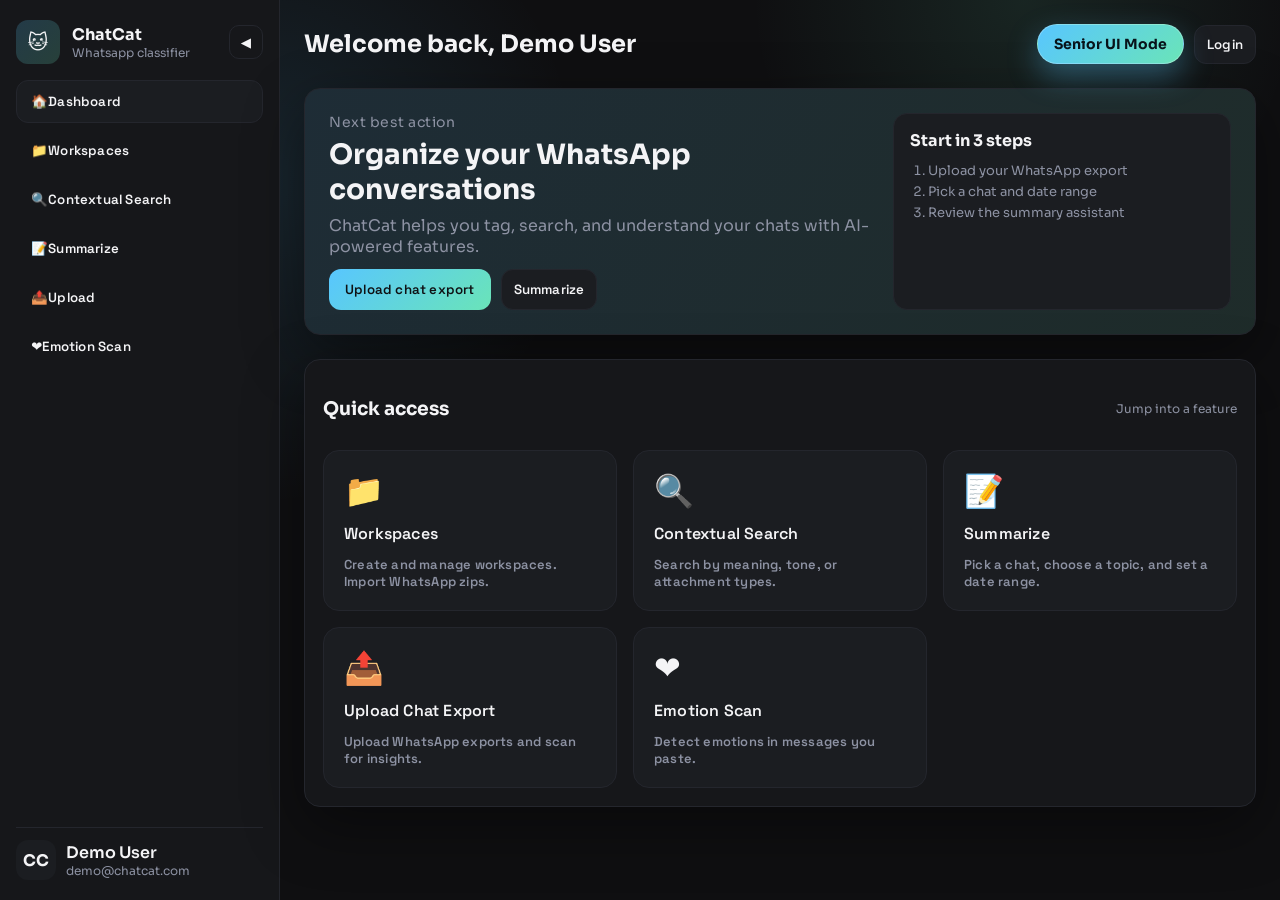
<file: index.html>
<!DOCTYPE html>
<html lang="en">
<head>
  <meta charset="UTF-8" />
  <meta name="viewport" content="width=device-width, initial-scale=1.0" />
  <title>ChatCat · Hi-Fi Wireframe</title>
  <link rel="preconnect" href="https://fonts.googleapis.com" />
  <link rel="preconnect" href="https://fonts.gstatic.com" crossorigin />
  <link href="https://fonts.googleapis.com/css2?family=Sora:wght@400;500;600;700&family=Space+Grotesk:wght@400;500;600&display=swap" rel="stylesheet" />
  <link rel="stylesheet" href="styles.css" />
</head>
<body>
  <div class="login-overlay" id="loginOverlay" style="display: none;">
    <div class="login-card">
      <div class="login-brand">
        <div class="login-logo">🐱</div>
        <div>
          <p class="brand__name" style="margin: 0;">ChatCat</p>
          <p class="brand__meta" style="margin: 0;">Whatsapp classifier</p>
        </div>
      </div>
      <p class="muted" style="margin: 4px 0 16px;">Choose how you want to use the app.</p>
      <div class="login-fields">
        <input type="email" id="loginEmail" placeholder="Email (optional)" />
        <label class="toggle" style="margin: 8px 0 4px;">
          <input type="checkbox" id="loginSeniorChoice" />
          <span>Use senior-friendly UI</span>
        </label>
      </div>
      <button class="primary block" id="loginSubmitBtn">Log in</button>
      <button class="ghost block" id="loginDismissBtn">Browse without logging in</button>
    </div>
  </div>

  <div class="app" id="app">
    <aside class="sidebar" aria-label="Primary navigation">
      <div class="brand">
        <div class="logo">🐱</div>
        <div>
          <p class="brand__name">ChatCat</p>
          <p class="brand__meta">Whatsapp classifier</p>
        </div>
        <button class="sidebar__toggle" id="sidebarToggle" aria-label="Collapse sidebar">◀</button>
      </div>
      <nav class="nav">
        <button class="nav__item active" data-page="dashboard">Dashboard</button>
        <button class="nav__item" data-page="workspaces" onclick="location.href='pages/workspaces.html'">Workspaces</button>
        <button class="nav__item" data-page="search" onclick="location.href='pages/contextual-search.html'">Contextual Search</button>
        <button class="nav__item" data-page="summarize" onclick="location.href='pages/summarize.html'">Summarize</button>
        <button class="nav__item" data-page="upload" onclick="location.href='pages/upload.html'">Upload</button>
        <button class="nav__item" data-page="emotion" onclick="location.href='pages/emotion-scan.html'">Emotion Scan</button>
      </nav>
      <div class="sidebar__footer">
        <div class="user">
          <div class="avatar">CC</div>
          <div>
            <p class="user__name">Demo User</p>
            <p class="user__meta">demo@chatcat.com</p>
          </div>
        </div>
      </div>
    </aside>

    <main class="main">
      <!-- SENIOR MODE: 3 Feature Icons -->
      <div class="senior-view" id="seniorView">
        <button class="senior-exit" id="seniorExitBtn">← Exit Senior Mode</button>
        <div class="senior-grid">
          <button class="senior-feature" data-page="workspaces">
            <div class="senior-icon">📁</div>
            <p>Workspaces</p>
          </button>
          <button class="senior-feature" data-page="search">
            <div class="senior-icon">🔍</div>
            <p>Search</p>
          </button>
          <button class="senior-feature" data-page="emotion">
            <div class="senior-icon">❤️</div>
            <p>Emotions</p>
          </button>
        </div>
      </div>

      <!-- DASHBOARD PAGE -->
      <div class="page active" id="page-dashboard" data-page="dashboard">
        <header class="topbar">
          <h2>Welcome back, Demo User</h2>
          <div class="topbar__actions">
            <label class="senior-toggle-btn">
              <input type="checkbox" class="senior-toggle-input" />
              <span>Senior UI Mode</span>
            </label>
            <button class="ghost" id="loginBtn">Login</button>
          </div>
        </header>
        <section class="hero">
          <div>
            <p class="eyebrow">Next best action</p>
            <h1>Organize your WhatsApp conversations</h1>
            <p class="muted">ChatCat helps you tag, search, and understand your chats with AI-powered features.</p>
            <div class="hero__cta">
              <button class="primary" onclick="location.href='pages/upload.html'">Upload chat export</button>
              <button class="ghost" onclick="location.href='pages/summarize.html'">Summarize</button>
            </div>
          </div>
          <div class="hero__side">
            <div class="hero__panel">
              <h3>Start in 3 steps</h3>
              <ol class="hero__steps">
                <li>Upload your WhatsApp export</li>
                <li>Pick a chat and date range</li>
                <li>Review the summary assistant</li>
              </ol>
            </div>
          </div>
        </section>
        <section class="panel">
          <div class="panel__header">
            <h3>Quick access</h3>
            <span class="muted" style="font-size: 12px;">Jump into a feature</span>
          </div>
          <div class="dashboard-grid">
            <button class="dashboard-card" onclick="location.href='pages/workspaces.html'">
              <div class="dashboard-icon">📁</div>
              <h4>Workspaces</h4>
              <p>Create and manage workspaces. Import WhatsApp zips.</p>
            </button>
            <button class="dashboard-card" onclick="location.href='pages/contextual-search.html'">
              <div class="dashboard-icon">🔍</div>
              <h4>Contextual Search</h4>
              <p>Search by meaning, tone, or attachment types.</p>
            </button>
            <button class="dashboard-card" onclick="location.href='pages/summarize.html'">
              <div class="dashboard-icon">📝</div>
              <h4>Summarize</h4>
              <p>Pick a chat, choose a topic, and set a date range.</p>
            </button>
            <button class="dashboard-card" onclick="location.href='pages/upload.html'">
              <div class="dashboard-icon">📤</div>
              <h4>Upload Chat Export</h4>
              <p>Upload WhatsApp exports and scan for insights.</p>
            </button>
            <button class="dashboard-card" onclick="location.href='pages/emotion-scan.html'">
              <div class="dashboard-icon">❤️</div>
              <h4>Emotion Scan</h4>
              <p>Detect emotions in messages you paste.</p>
            </button>
          </div>
        </section>
      </div>
    </main>
  </div>
  <div class="toast-container" id="toastContainer"></div>
  <script src="script.js"></script>
</body>
</html>
</file>
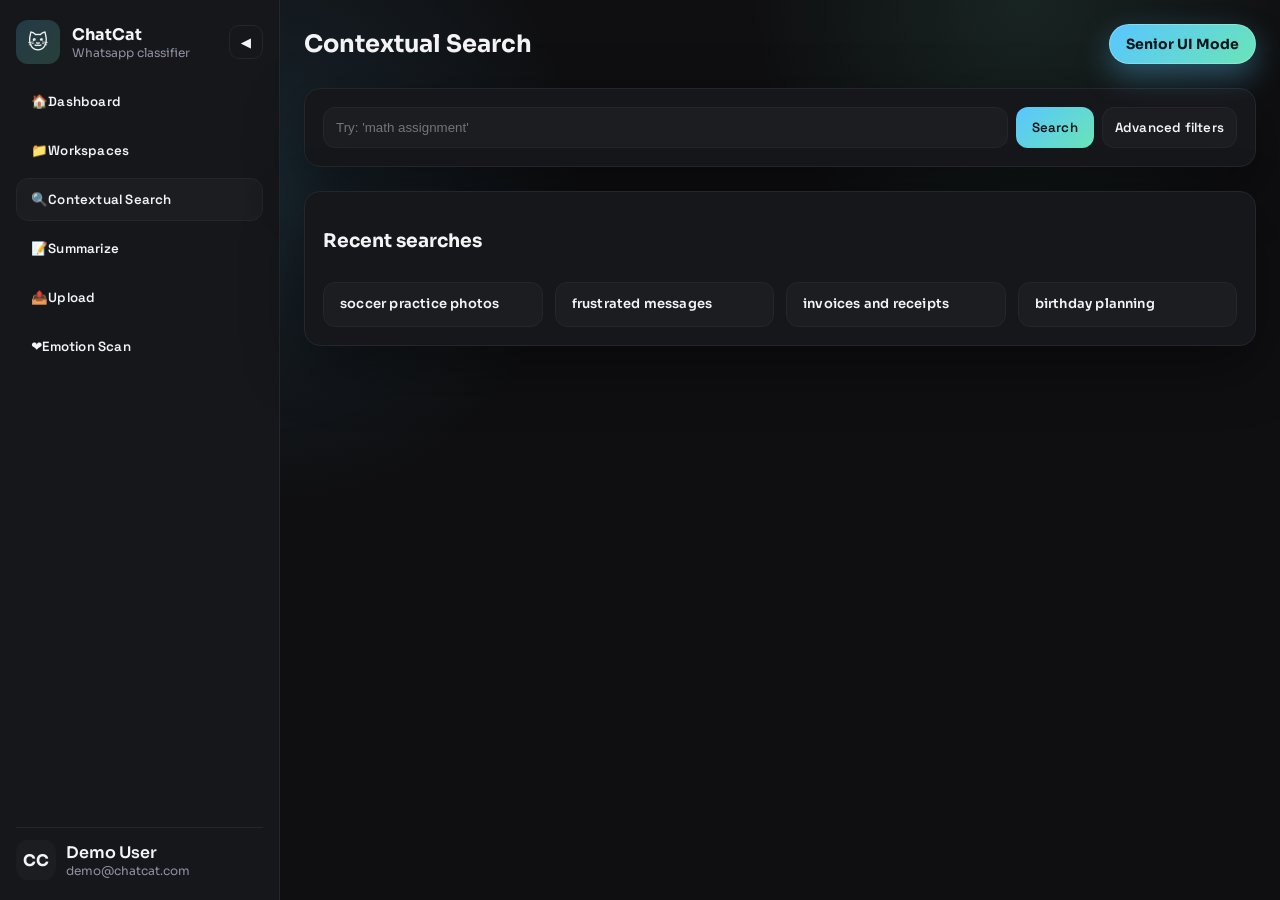
<file: pages/contextual-search.html>
<!DOCTYPE html>
<html lang="en">
<head>
  <meta charset="UTF-8" />
  <meta name="viewport" content="width=device-width, initial-scale=1.0" />
  <title>ChatCat · Contextual Search</title>
  <link rel="preconnect" href="https://fonts.googleapis.com" />
  <link rel="preconnect" href="https://fonts.gstatic.com" crossorigin />
  <link href="https://fonts.googleapis.com/css2?family=Sora:wght@400;500;600;700&family=Space+Grotesk:wght@400;500;600&display=swap" rel="stylesheet" />
  <link rel="stylesheet" href="../styles.css" />
</head>
<body>
  <div class="app" id="app">
    <aside class="sidebar" aria-label="Primary navigation">
      <div class="brand">
        <div class="logo">🐱</div>
        <div>
          <p class="brand__name">ChatCat</p>
          <p class="brand__meta">Whatsapp classifier</p>
        </div>
        <button class="sidebar__toggle" id="sidebarToggle" aria-label="Collapse sidebar">◀</button>
      </div>
      <nav class="nav">
        <button class="nav__item" data-page="dashboard" onclick="location.href='../index.html'">Dashboard</button>
        <button class="nav__item" data-page="workspaces" onclick="location.href='workspaces.html'">Workspaces</button>
        <button class="nav__item active" data-page="search" onclick="location.href='contextual-search.html'">Contextual Search</button>
        <button class="nav__item" data-page="summarize" onclick="location.href='summarize.html'">Summarize</button>
        <button class="nav__item" data-page="upload" onclick="location.href='upload.html'">Upload</button>
        <button class="nav__item" data-page="emotion" onclick="location.href='emotion-scan.html'">Emotion Scan</button>
      </nav>
      <div class="sidebar__footer">
        <div class="user">
          <div class="avatar">CC</div>
          <div>
            <p class="user__name">Demo User</p>
            <p class="user__meta">demo@chatcat.com</p>
          </div>
        </div>
      </div>
    </aside>

    <main class="main">
      <div class="page active" id="page-search" data-page="search">
        <header class="topbar">
          <h2>Contextual Search</h2>
          <div class="topbar__actions">
            <label class="senior-toggle-btn">
              <input type="checkbox" class="senior-toggle-input" />
              <span>Senior UI Mode</span>
            </label>
          </div>
        </header>

        <section class="panel">
          <div class="search-panel">
            <input type="text" placeholder="Try: 'math assignment'" id="searchInput" />
            <button class="primary" id="searchBtn">Search</button>
            <button class="ghost" id="advancedFiltersBtn">Advanced filters</button>
          </div>
        </section>
        <section class="panel" id="filtersPanel" style="display: none;">
          <div class="panel__header">
            <h3>Advanced Filters</h3>
            <button class="ghost" id="clearFiltersBtn">Clear all</button>
          </div>
          <div class="filters-grid">
            <div class="filter-group">
              <h4 class="filter-label">Tone</h4>
              <label class="filter-option">
                <input type="checkbox" name="tone" value="frustrated" class="tone-filter" />
                <span>😠 Frustrated</span>
              </label>
              <label class="filter-option">
                <input type="checkbox" name="tone" value="excited" class="tone-filter" />
                <span>🎉 Excited/Celebratory</span>
              </label>
              <label class="filter-option">
                <input type="checkbox" name="tone" value="neutral" class="tone-filter" />
                <span>😐 Neutral</span>
              </label>
            </div>
            <div class="filter-group">
              <h4 class="filter-label">Type</h4>
              <label class="filter-option">
                <input type="checkbox" name="type" value="messages" class="type-filter" />
                <span>💬 Messages</span>
              </label>
              <label class="filter-option">
                <input type="checkbox" name="type" value="images" class="type-filter" />
                <span>🖼️ Images</span>
              </label>
              <label class="filter-option">
                <input type="checkbox" name="type" value="documents" class="type-filter" />
                <span>📄 Documents</span>
              </label>
              <label class="filter-option">
                <input type="checkbox" name="type" value="videos" class="type-filter" />
                <span>🎥 Videos</span>
              </label>
            </div>
            <div class="filter-group">
              <h4 class="filter-label">Date Range</h4>
              <div class="date-inputs">
                <input type="date" id="dateFrom" placeholder="From" />
                <input type="date" id="dateTo" placeholder="To" />
              </div>
            </div>
          </div>
        </section>
        <section class="panel">
          <div class="panel__header">
            <h3>Recent searches</h3>
          </div>
          <div class="history-grid" id="historyGrid"></div>
        </section>

        <section class="panel" id="resultsPanel" style="display: none;">
          <div class="panel__header">
            <h3>Results (<span id="resultCount">0</span>)</h3>
            <div class="results-actions">
              <button class="ghost" id="selectAllBtn" style="display: none;">Select all</button>
              <button class="ghost" id="viewDetailsBtn" style="display: none;">View details</button>
              <button class="primary" id="addToWorkspaceBtn" style="display: none;">Add to workspace</button>
              <button class="ghost" id="tagForReviewBtn" style="display: none;">Tag items</button>
            </div>
          </div>
          <div id="resultsList"></div>
        </section>

        <section class="panel" id="detailPanel" style="display: none;">
          <div class="panel__header">
            <button class="ghost" id="backBtn">← Back</button>
            <h3 id="detailTitle"></h3>
          </div>
          <div id="detailContent"></div>
        </section>

        <!-- Tag Menu -->
        <div class="tag-menu" id="tagMenu" style="display: none;">
          <div class="tag-menu-content">
            <p style="margin: 0 0 12px 0; font-weight: 600;">Tag selected items:</p>
            <button class="tag-option" data-tag="interesting">⭐ Interesting</button>
            <button class="tag-option" data-tag="follow-up">🔔 Follow-up</button>
            <button class="tag-option" data-tag="archive">📦 Archive</button>
            <button class="tag-option" data-tag="important">⚠️ Important</button>
            <button class="ghost" style="width: 100%; margin-top: 8px;" id="closeTagMenuBtn">Cancel</button>
          </div>
        </div>

        <!-- Action Confirmation Display -->
        <div class="action-confirmation" id="actionConfirmation" style="display: none;">
          <div class="confirmation-content">
            <div class="confirmation-header">
              <span class="confirmation-icon" id="confirmationIcon">✓</span>
              <h4 id="confirmationTitle">Items tagged</h4>
            </div>
            <div class="confirmation-body">
              <p id="confirmationMessage">2 items tagged as Interesting</p>
              <div class="confirmation-details">
                <div class="detail-row">
                  <span class="detail-label">Type:</span>
                  <span class="detail-value" id="detailType">Tag</span>
                </div>
                <div class="detail-row">
                  <span class="detail-label">Category:</span>
                  <span class="detail-value" id="detailCategory">Interesting</span>
                </div>
                <div class="detail-row">
                  <span class="detail-label">Count:</span>
                  <span class="detail-value" id="detailCount">2 items</span>
                </div>
              </div>
            </div>
            <button class="ghost" style="width: 100%; margin-top: 12px;" id="closeConfirmationBtn">Done</button>
          </div>
        </div>
      </div>
    </main>
  </div>

  <div class="toast-container" id="toastContainer"></div>
  <script src="../script-shared.js"></script>
  <script src="../pages-shared.js"></script>
  <script>
    const searchInput = document.getElementById('searchInput');
    const searchBtn = document.getElementById('searchBtn');
    const historyGrid = document.getElementById('historyGrid');
    const resultsList = document.getElementById('resultsList');
    const resultsPanel = document.getElementById('resultsPanel');
    const detailPanel = document.getElementById('detailPanel');
    const resultCount = document.getElementById('resultCount');
    const backBtn = document.getElementById('backBtn');
    const detailTitle = document.getElementById('detailTitle');
    const detailContent = document.getElementById('detailContent');
    const tagMenu = document.getElementById('tagMenu');
    const selectAllBtn = document.getElementById('selectAllBtn');
    const viewDetailsBtn = document.getElementById('viewDetailsBtn');
    const addToWorkspaceBtn = document.getElementById('addToWorkspaceBtn');
    const tagForReviewBtn = document.getElementById('tagForReviewBtn');
    const closeTagMenuBtn = document.getElementById('closeTagMenuBtn');
    const actionConfirmation = document.getElementById('actionConfirmation');
    const closeConfirmationBtn = document.getElementById('closeConfirmationBtn');

    let selectedItems = new Set();
    let currentResults = [];

    const tagNames = {
      'interesting': '⭐ Interesting',
      'follow-up': '🔔 Follow-up',
      'archive': '📦 Archive',
      'important': '⚠️ Important'
    };

    const samples = {
      'soccer practice photos': {
        title: 'Find: soccer practice photos',
        meta: '5 items - attachments',
        items: [
          { name: 'soccer-practice-01.jpg', size: '2.4 MB', date: '12 Jul 3:45 PM', sender: 'Kai' },
          { name: 'soccer-practice-02.jpg', size: '3.1 MB', date: '12 Jul 3:46 PM', sender: 'Kai' },
          { name: 'soccer-practice-03.jpg', size: '2.8 MB', date: '12 Jul 3:47 PM', sender: 'Kai' },
          { name: 'soccer-goal-highlight.mp4', size: '8.5 MB', date: '12 Jul 4:00 PM', sender: 'Mom' },
          { name: 'team-photo.jpg', size: '4.2 MB', date: '12 Jul 4:15 PM', sender: 'Coach' }
        ]
      },
      'math assignment': {
        title: 'Find: math assignment',
        meta: '4 items - documents',
        items: [
          { name: 'algebra-assignment.pdf', size: '0.9 MB', date: '15 Jan 1:00 PM', sender: 'Jasmine' },
          { name: 'math-homework-help.docx', size: '0.5 MB', date: '15 Jan 2:30 PM', sender: 'Kai' },
          { name: 'calculus-notes.pdf', size: '1.2 MB', date: '16 Jan 10:15 AM', sender: 'You' },
          { name: 'solution-guide.xlsx', size: '0.8 MB', date: '16 Jan 11:45 AM', sender: 'Teacher' }
        ]
      },
      'frustrated messages': {
        title: 'Tone: frustrated messages',
        meta: '2 items - emotional tone',
        items: [
          { sender: 'Kai', text: 'I cannot believe the project deadline moved again. This is the third time!', time: '09 Jan 2:15 PM' },
          { sender: 'Kai', text: 'How am I supposed to deliver quality work with these constant changes?', time: '09 Jan 2:16 PM' }
        ]
      },
      'invoices and receipts': {
        title: 'Find: invoices and receipts',
        meta: '6 items - financial documents',
        items: [
          { name: 'Q3-Invoice-2025.pdf', size: '1.2 MB', date: '30 Oct 9:00 AM', sender: 'Finance' },
          { name: 'Invoice-Aug-2025.xlsx', size: '0.8 MB', date: '31 Aug 10:30 AM', sender: 'Accounting' },
          { name: 'Invoice-Sep-2025.xlsx', size: '0.9 MB', date: '30 Sep 2:00 PM', sender: 'Accounting' },
          { name: 'Invoice-Oct-2025.xlsx', size: '0.85 MB', date: '31 Oct 3:15 PM', sender: 'Accounting' },
          { name: 'Receipt-Q3-summary.pdf', size: '0.6 MB', date: '02 Nov 11:00 AM', sender: 'CFO' },
          { name: 'Expense-report-Q3.docx', size: '0.7 MB', date: '01 Nov 9:30 AM', sender: 'You' }
        ]
      },
      'deadline mentions': {
        title: 'Search: deadline mentions',
        meta: '8 items - mixed results',
        items: [
          { sender: 'Jasmine', text: 'Math assignment due Friday', time: '15 Jan 1:20 PM' },
          { sender: 'Mom', text: 'Project deadline is next Tuesday', time: '16 Jan 10:00 AM' },
          { name: 'deadline-checklist.pdf', size: '0.5 MB', date: '15 Jan 4:05 PM' },
          { sender: 'Coach', text: 'Registration deadline extended to Sunday', time: '14 Jan 6:15 PM' },
          { name: 'project-timeline.docx', size: '1.1 MB', date: '15 Jan 5:20 PM' },
          { sender: 'You', text: 'Reminder: submission deadline tomorrow', time: '16 Jan 3:00 PM' },
          { sender: 'Teacher', text: 'Grades due by end of month', time: '16 Jan 2:45 PM' }
        ]
      },
      'mentions of assignment': {
        title: 'Search: mentions of assignment',
        meta: '12 items - multiple subjects',
        items: [
          { sender: 'Jasmine', text: 'Math assignment due Friday', time: '15 Jan 1:20 PM' },
          { sender: 'Kai', text: 'Can you review my chemistry assignment?', time: '15 Jan 3:45 PM' },
          { sender: 'You', text: 'English assignment is 5 pages', time: '14 Jan 8:00 PM' },
          { name: 'math-assignment-draft.pdf', size: '0.5 MB', date: '15 Jan 4:05 PM' },
          { sender: 'Teacher', text: 'Great work on the last assignment!', time: '13 Jan 2:30 PM' },
          { name: 'chem-lab-assignment.docx', size: '1.1 MB', date: '15 Jan 5:20 PM' },
          { sender: 'Kai', text: 'Is the assignment due tonight?', time: '15 Jan 7:15 PM' },
          { name: 'essay-assignment.txt', size: '0.2 MB', date: '14 Jan 8:30 PM' },
          { sender: 'Jasmine', text: 'I finished my assignment early', time: '14 Jan 9:45 PM' },
          { sender: 'Mom', text: 'How is that assignment coming along?', time: '15 Jan 6:00 PM' },
          { name: 'assignment-rubric.pdf', size: '0.7 MB', date: '13 Jan 10:00 AM' },
          { sender: 'Coach', text: 'Assignment for next practice: run drills', time: '12 Jan 4:30 PM' }
        ]
      },
      'celebratory messages': {
        title: 'Tone: celebratory messages',
        meta: '3 items - positive emotions',
        items: [
          { sender: 'Mom', text: 'We got the house! 🎉', time: '22 Jan 5:45 PM' },
          { sender: 'Jasmine', text: 'YES! We WON the match!', time: '18 Jan 7:30 PM' },
          { sender: 'Coach', text: 'Great work everyone! So proud of you all!', time: '18 Jan 7:35 PM' }
        ]
      },
      'birthday planning': {
        title: 'Search: birthday planning',
        meta: '12 items - event planning',
        items: [
          { sender: 'Mom', text: 'We should plan something special for your birthday', time: '20 Jan 5:15 PM' },
          { sender: 'Jasmine', text: 'Birthday party next weekend?', time: '20 Jan 6:30 PM' },
          { sender: 'You', text: 'I like cake and games', time: '20 Jan 7:00 PM' },
          { name: 'party-ideas.pdf', size: '0.8 MB', date: '20 Jan 5:45 PM' },
          { sender: 'Kai', text: 'Birthday decorations - colors?', time: '21 Jan 10:00 AM' },
          { name: 'decoration-photos.zip', size: '3.2 MB', date: '21 Jan 10:30 AM' },
          { sender: 'Mom', text: 'Birthday cake ordered', time: '21 Jan 2:30 PM' },
          { sender: 'Coach', text: 'Can you come to birthday celebration?', time: '19 Jan 4:15 PM' },
          { name: 'guest-list.xlsx', size: '0.4 MB', date: '20 Jan 8:00 PM' },
          { sender: 'You', text: 'Birthday is Jan 25th!', time: '18 Jan 11:30 AM' },
          { sender: 'Jasmine', text: 'Cant wait for your birthday!', time: '20 Jan 9:00 PM' },
          { name: 'birthday-invites.pdf', size: '1.1 MB', date: '20 Jan 7:45 PM' }
        ]
      }
    };

    function updateActionButtons() {
      const hasSelection = selectedItems.size > 0;
      selectAllBtn.style.display = currentResults.length > 0 ? 'block' : 'none';
      viewDetailsBtn.style.display = hasSelection ? 'block' : 'none';
      addToWorkspaceBtn.style.display = hasSelection ? 'block' : 'none';
      tagForReviewBtn.style.display = hasSelection ? 'block' : 'none';
    }

    function doSearch() {
      const query = searchInput.value.trim();
      if (!query) {
        alert('Enter a search query');
        return;
      }

      let result;
      if (samples[query]) {
        result = samples[query];
      } else {
        // For custom searches, search across all sample data
        let allItems = [];
        for (const key in samples) {
          allItems = allItems.concat(samples[key].items);
        }
        
        // Check if searching by sender (e.g., "from kai")
        const fromMatch = query.toLowerCase().match(/from\s+(\w+)/);
        const senderFilter = fromMatch ? fromMatch[1].toLowerCase() : null;
        
        if (senderFilter) {
          allItems = allItems.filter(function(item) {
            return item.sender && item.sender.toLowerCase().includes(senderFilter);
          });
        }
        
        result = { 
          title: 'Search: ' + query, 
          meta: 'Custom search', 
          items: allItems.length > 0 ? allItems : [{ sender: 'System', text: 'Searching for: ' + query }]
        };
      }

      // Apply filters
      let filteredItems = result.items;
      
      // Tone filters
      const selectedTones = Array.from(document.querySelectorAll('.tone-filter:checked')).map(function(cb) { return cb.value; });
      if (selectedTones.length > 0) {
        filteredItems = filteredItems.filter(function(item) {
          if (selectedTones.includes('frustrated') && item.sender === 'Kai' && item.text && item.text.toLowerCase().includes('cannot')) return true;
          if (selectedTones.includes('excited') && item.text && (item.text.includes('!') || item.text.includes('🎉'))) return true;
          if (selectedTones.includes('neutral') && item.sender && !item.text.includes('!')) return true;
          return false;
        });
      }
      
      // Type filters
      const selectedTypes = Array.from(document.querySelectorAll('.type-filter:checked')).map(function(cb) { return cb.value; });
      if (selectedTypes.length > 0) {
        filteredItems = filteredItems.filter(function(item) {
          if (selectedTypes.includes('messages') && item.sender && item.text) return true;
          if (selectedTypes.includes('images') && item.name && (item.name.endsWith('.jpg') || item.name.endsWith('.png'))) return true;
          if (selectedTypes.includes('documents') && item.name && (item.name.endsWith('.pdf') || item.name.endsWith('.docx') || item.name.endsWith('.xlsx'))) return true;
          if (selectedTypes.includes('videos') && item.name && item.name.endsWith('.mp4')) return true;
          return false;
        });
      }

      currentResults = filteredItems;
      selectedItems.clear();
      resultCount.textContent = filteredItems.length;
      resultsList.innerHTML = '';
      
      filteredItems.forEach(function(item, idx) {
        const div = document.createElement('div');
        div.className = 'card';
        
        const checkbox = document.createElement('input');
        checkbox.type = 'checkbox';
        checkbox.className = 'card-checkbox';
        checkbox.addEventListener('change', function(e) {
          e.stopPropagation();
          if (checkbox.checked) {
            selectedItems.add(idx);
          } else {
            selectedItems.delete(idx);
          }
          updateActionButtons();
        });
        
        const label = document.createElement('div');
        label.style.flex = '1';
        let labelText = item.name || (item.text ? (item.sender ? item.sender + ': ' + item.text : item.text) : 'Item');
        label.textContent = labelText;
        
        div.appendChild(checkbox);
        div.appendChild(label);
        div.addEventListener('click', function(e) {
          checkbox.checked = !checkbox.checked;
          if (checkbox.checked) {
            selectedItems.add(idx);
          } else {
            selectedItems.delete(idx);
          }
          updateActionButtons();
        });
        resultsList.appendChild(div);
      });

      resultsPanel.style.display = 'block';
      detailPanel.style.display = 'none';
      updateActionButtons();
    }

    function showSelectedDetails() {
      if (selectedItems.size === 0) return;
      
      const selectedIndices = Array.from(selectedItems);
      const selectedResults = selectedIndices.map(function(idx) { return currentResults[idx]; });
      
      detailTitle.textContent = 'Selected Items (' + selectedItems.size + ')';
      detailContent.innerHTML = selectedResults.map(function(item) {
        if (item.sender) return '<div style="padding: 12px; border-bottom: 1px solid var(--border);"><strong>' + item.sender + ':</strong> ' + item.text + ' <span style="color: #8d92a3; font-size: 12px;">' + item.time + '</span></div>';
        return '<div style="padding: 12px; border-bottom: 1px solid var(--border);"><strong>[' + item.name.split('.').pop().toUpperCase() + ']</strong> ' + item.name + ' <span style="color: #8d92a3;">(' + item.size + ')</span> - ' + item.date + '</div>';
      }).join('');
      resultsPanel.style.display = 'none';
      detailPanel.style.display = 'block';
    }

    function showTagMenu() {
      if (selectedItems.size === 0) {
        alert('Select items first');
        return;
      }
      tagMenu.style.display = 'block';
    }

    function closeTagMenu() {
      tagMenu.style.display = 'none';
    }

    function tagItems(tagName) {
      const count = selectedItems.size;
      const tagDisplayName = tagNames[tagName] || tagName;
      
      document.getElementById('confirmationIcon').textContent = '🏷️';
      document.getElementById('confirmationTitle').textContent = 'Items Tagged';
      document.getElementById('confirmationMessage').textContent = count + ' item(s) tagged as ' + tagDisplayName;
      document.getElementById('detailType').textContent = 'Tag';
      document.getElementById('detailCategory').textContent = tagDisplayName;
      document.getElementById('detailCount').textContent = count + ' item' + (count !== 1 ? 's' : '');
      
      actionConfirmation.style.display = 'block';
      tagMenu.style.display = 'none';
      selectedItems.clear();
      updateActionButtons();
    }

    function addToWorkspace() {
      if (selectedItems.size === 0) {
        alert('Select items first');
        return;
      }
      
      const count = selectedItems.size;
      document.getElementById('confirmationIcon').textContent = '📦';
      document.getElementById('confirmationTitle').textContent = 'Added to Workspace';
      document.getElementById('confirmationMessage').textContent = count + ' item(s) added to workspace';
      document.getElementById('detailType').textContent = 'Workspace';
      document.getElementById('detailCategory').textContent = 'Default';
      document.getElementById('detailCount').textContent = count + ' item' + (count !== 1 ? 's' : '');
      
      actionConfirmation.style.display = 'block';
      selectedItems.clear();
      updateActionButtons();
    }

    // Event listeners
    searchBtn.addEventListener('click', doSearch);
    searchInput.addEventListener('keypress', function(e) {
      if (e.key === 'Enter') doSearch();
    });
    backBtn.addEventListener('click', function() {
      detailPanel.style.display = 'none';
      resultsPanel.style.display = 'block';
    });
    const filtersPanel = document.getElementById('filtersPanel');
    const clearFiltersBtn = document.getElementById('clearFiltersBtn');
    let filtersVisible = false;

    document.getElementById('advancedFiltersBtn').addEventListener('click', function() {
      filtersVisible = !filtersVisible;
      filtersPanel.style.display = filtersVisible ? 'block' : 'none';
      this.textContent = filtersVisible ? 'Hide filters' : 'Advanced filters';
    });

    clearFiltersBtn.addEventListener('click', function() {
      document.querySelectorAll('.tone-filter, .type-filter').forEach(function(cb) {
        cb.checked = false;
      });
      document.getElementById('dateFrom').value = '';
      document.getElementById('dateTo').value = '';
    });

    // Action buttons
    viewDetailsBtn.addEventListener('click', showSelectedDetails);
    tagForReviewBtn.addEventListener('click', showTagMenu);
    closeTagMenuBtn.addEventListener('click', closeTagMenu);
    closeConfirmationBtn.addEventListener('click', function() {
      actionConfirmation.style.display = 'none';
    });
    addToWorkspaceBtn.addEventListener('click', addToWorkspace);
    selectAllBtn.addEventListener('click', function() {
      if (selectedItems.size === currentResults.length) {
        selectedItems.clear();
      } else {
        selectedItems.clear();
        for (let i = 0; i < currentResults.length; i++) {
          selectedItems.add(i);
        }
      }
      updateActionButtons();
      document.querySelectorAll('.card-checkbox').forEach(function(cb, idx) {
        cb.checked = selectedItems.has(idx);
      });
    });

    // Tag options
    document.querySelectorAll('.tag-option').forEach(function(btn) {
      btn.addEventListener('click', function() {
        const tag = this.getAttribute('data-tag');
        tagItems(tag);
      });
    });

    // Populate history
    const historyQueries = ['soccer practice photos', 'frustrated messages', 'invoices and receipts', 'birthday planning'];
    historyQueries.forEach(function(query) {
      const btn = document.createElement('button');
      btn.className = 'history-item';
      btn.textContent = query;
      btn.addEventListener('click', function() {
        searchInput.value = query;
        doSearch();
      });
      historyGrid.appendChild(btn);
    });
  </script>
</body>
</html>
</file>
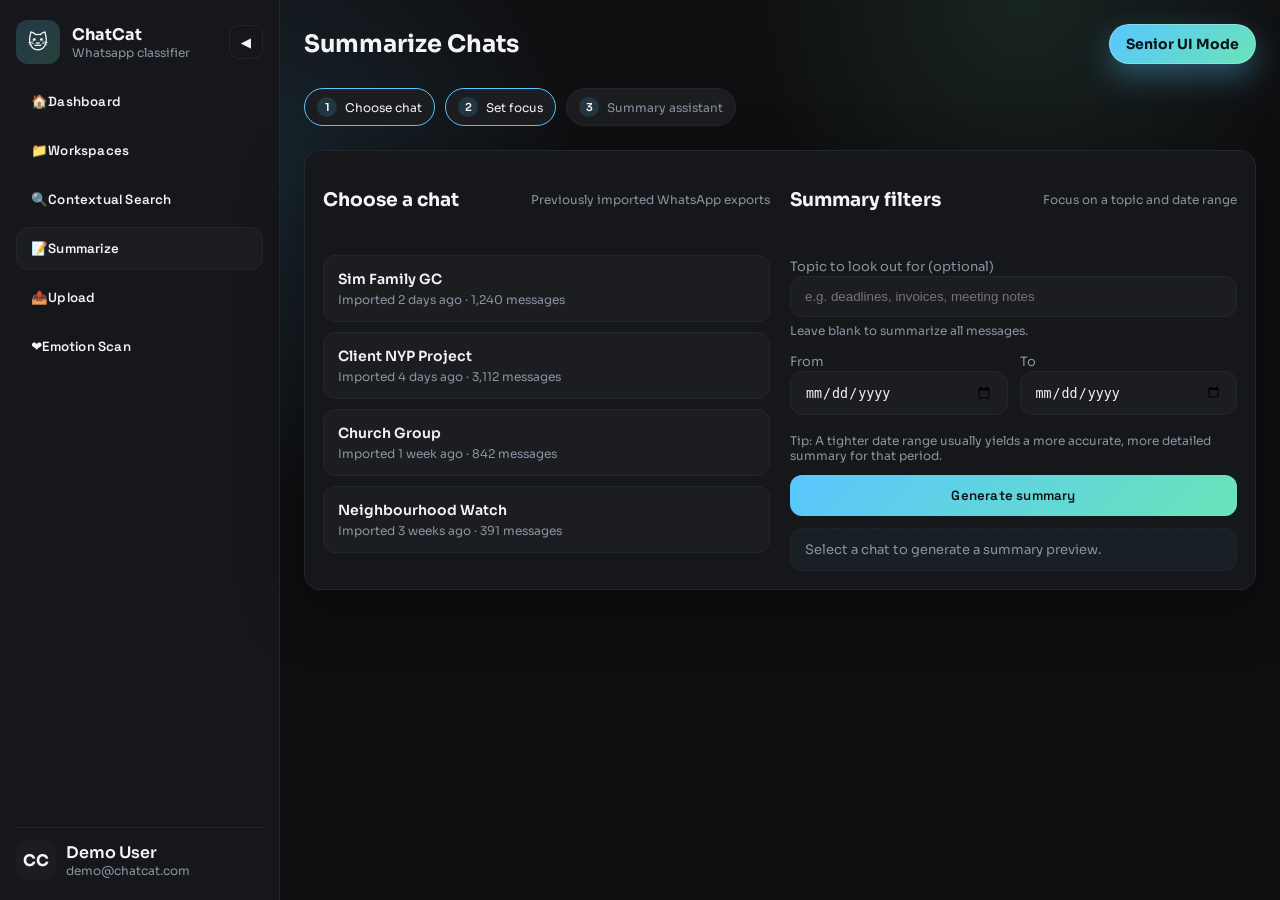
<file: pages/summarize.html>
<!DOCTYPE html>
<html lang="en">
<head>
  <meta charset="UTF-8" />
  <meta name="viewport" content="width=device-width, initial-scale=1.0" />
  <title>ChatCat · Summarize</title>
  <link rel="preconnect" href="https://fonts.googleapis.com" />
  <link rel="preconnect" href="https://fonts.gstatic.com" crossorigin />
  <link href="https://fonts.googleapis.com/css2?family=Sora:wght@400;500;600;700&family=Space+Grotesk:wght@400;500;600&display=swap" rel="stylesheet" />
  <link rel="stylesheet" href="../styles.css" />
</head>
<body>
  <div class="app" id="app">
    <aside class="sidebar" aria-label="Primary navigation">
      <div class="brand">
        <div class="logo">🐱</div>
        <div>
          <p class="brand__name">ChatCat</p>
          <p class="brand__meta">Whatsapp classifier</p>
        </div>
        <button class="sidebar__toggle" id="sidebarToggle" aria-label="Collapse sidebar">◀</button>
      </div>
      <nav class="nav">
        <button class="nav__item" data-page="dashboard" onclick="location.href='../index.html'">Dashboard</button>
        <button class="nav__item" data-page="workspaces" onclick="location.href='workspaces.html'">Workspaces</button>
        <button class="nav__item" data-page="search" onclick="location.href='contextual-search.html'">Contextual Search</button>
        <button class="nav__item active" data-page="summarize" onclick="location.href='summarize.html'">Summarize</button>
        <button class="nav__item" data-page="upload" onclick="location.href='upload.html'">Upload</button>
        <button class="nav__item" data-page="emotion" onclick="location.href='emotion-scan.html'">Emotion Scan</button>
      </nav>
      <div class="sidebar__footer">
        <div class="user">
          <div class="avatar">CC</div>
          <div>
            <p class="user__name">Demo User</p>
            <p class="user__meta">demo@chatcat.com</p>
          </div>
        </div>
      </div>
    </aside>

    <main class="main">
      <div class="page active" id="page-summarize" data-page="summarize">
        <header class="topbar">
          <h2>Summarize Chats</h2>
          <div class="topbar__actions">
            <label class="senior-toggle-btn">
              <input type="checkbox" class="senior-toggle-input" />
              <span>Senior UI Mode</span>
            </label>
          </div>
        </header>

        <div class="stepper" id="summaryStepper">
          <div class="step active" data-step="1">
            <span class="step__num">1</span>
            <span class="step__label">Choose chat</span>
          </div>
          <div class="step active" data-step="2">
            <span class="step__num">2</span>
            <span class="step__label">Set focus</span>
          </div>
          <div class="step" data-step="3">
            <span class="step__num">3</span>
            <span class="step__label">Summary assistant</span>
          </div>
        </div>

        <section class="panel" id="summarizeSetup">
          <div class="summarize-layout">
            <div class="summarize-column">
              <div class="panel__header">
                <h3>Choose a chat</h3>
                <p class="muted" style="margin: 0; font-size: 12px;">Previously imported WhatsApp exports</p>
              </div>
              <div class="chat-list" id="chatList"></div>
            </div>

            <div class="summarize-column">
              <div class="panel__header">
                <h3>Summary filters</h3>
                <p class="muted" style="margin: 0; font-size: 12px;">Focus on a topic and date range</p>
              </div>
              <div class="summarize-form">
                <div>
                  <label for="topicInput">Topic to look out for (optional)</label>
                  <input type="text" id="topicInput" placeholder="e.g. deadlines, invoices, meeting notes" />
                  <p class="helper">Leave blank to summarize all messages.</p>
                </div>
                <div class="date-row">
                  <div>
                    <label for="dateFrom">From</label>
                    <input type="date" id="dateFrom" />
                  </div>
                  <div>
                    <label for="dateTo">To</label>
                    <input type="date" id="dateTo" />
                  </div>
                </div>
                <p class="helper">Tip: A tighter date range usually yields a more accurate, more detailed summary for that period.</p>
                <button class="primary" id="summarizeBtn">Generate summary</button>
                <div class="summary-preview" id="summaryPreview">
                  Select a chat to generate a summary preview.
                </div>
              </div>
            </div>
          </div>
        </section>

        <section class="panel" id="summarizeChat" style="display: none;">
          <div class="panel__header" style="display: flex; justify-content: space-between; align-items: center;">
            <div>
              <h3>Summary Assistant</h3>
              <p class="muted" id="summaryMeta" style="margin: 0; font-size: 12px;"></p>
            </div>
            <div class="summary-actions">
              <button class="ghost" id="readAloudBtn">🔊 Read aloud</button>
              <button class="ghost" id="backToSetupBtn">← Back</button>
            </div>
          </div>
          <div class="chatbot-window">
            <div class="chatbot-thread" id="chatbotThread"></div>
            <div class="chatbot-input">
              <input type="text" id="chatbotInput" placeholder="Ask for details, e.g. “show key decisions”" />
              <button class="primary" id="chatbotSendBtn">Send</button>
            </div>
          </div>
        </section>
      </div>
    </main>
  </div>

  <div class="toast-container" id="toastContainer"></div>
  <script src="../script-shared.js"></script>
  <script src="../pages-shared.js"></script>
  <script>
    const chats = [
      { name: 'Sim Family GC', meta: 'Imported 2 days ago · 1,240 messages' },
      { name: 'Client NYP Project', meta: 'Imported 4 days ago · 3,112 messages' },
      { name: 'Church Group', meta: 'Imported 1 week ago · 842 messages' },
      { name: 'Neighbourhood Watch', meta: 'Imported 3 weeks ago · 391 messages' }
    ];

    const chatList = document.getElementById('chatList');
    const topicInput = document.getElementById('topicInput');
    const dateFrom = document.getElementById('dateFrom');
    const dateTo = document.getElementById('dateTo');
    const summarizeBtn = document.getElementById('summarizeBtn');
    const summaryPreview = document.getElementById('summaryPreview');
    const summarizeSetup = document.getElementById('summarizeSetup');
    const summarizeChat = document.getElementById('summarizeChat');
    const summaryStepper = document.getElementById('summaryStepper');
    const summaryMeta = document.getElementById('summaryMeta');
    const chatbotThread = document.getElementById('chatbotThread');
    const chatbotInput = document.getElementById('chatbotInput');
    const chatbotSendBtn = document.getElementById('chatbotSendBtn');
    const backToSetupBtn = document.getElementById('backToSetupBtn');
    const readAloudBtn = document.getElementById('readAloudBtn');

    let selectedIndex = -1;
    let isReading = false;

    function setStepper(stage) {
      if (!summaryStepper) return;
      const steps = summaryStepper.querySelectorAll('.step');
      steps.forEach(function(step) {
        step.classList.remove('active');
        step.classList.remove('done');
      });
      if (stage === 'chat') {
        if (steps[0]) steps[0].classList.add('done');
        if (steps[1]) steps[1].classList.add('done');
        if (steps[2]) steps[2].classList.add('active');
      } else {
        if (steps[0]) steps[0].classList.add('active');
        if (steps[1]) steps[1].classList.add('active');
      }
    }

    function renderChats() {
      if (!chatList) return;
      chatList.innerHTML = '';
      chats.forEach(function(chat, index) {
        const item = document.createElement('div');
        item.className = 'chat-card' + (index === selectedIndex ? ' active' : '');
        item.innerHTML = '<p class="chat-card-title">' + chat.name + '</p><p class="chat-card-meta">' + chat.meta + '</p>';
        item.addEventListener('click', function() {
          selectedIndex = index;
          renderChats();
          summaryPreview.textContent = 'Selected: ' + chat.name + '. Add a topic or leave it empty to summarize everything.';
        });
        chatList.appendChild(item);
      });
    }

    function formatRange(fromValue, toValue) {
      if (fromValue && toValue) return fromValue + ' → ' + toValue;
      if (fromValue) return 'From ' + fromValue;
      if (toValue) return 'Up to ' + toValue;
      return 'All time';
    }

    function setLoading(isLoading) {
      if (!summarizeBtn) return;
      summarizeBtn.disabled = isLoading;
      summarizeBtn.classList.toggle('is-loading', isLoading);
      summarizeBtn.textContent = isLoading ? 'Generating…' : 'Generate summary';
    }

    function clearDateErrors() {
      dateFrom.classList.remove('input-error');
      dateTo.classList.remove('input-error');
    }

    function validateDateRange() {
      clearDateErrors();
      if (dateFrom.value && dateTo.value && dateFrom.value > dateTo.value) {
        dateFrom.classList.add('input-error');
        dateTo.classList.add('input-error');
        toast('Start date must be before end date.');
        return false;
      }
      return true;
    }

    function getTodayIso() {
      return new Date().toISOString().split('T')[0];
    }

    function enforceDateMax() {
      const todayIso = getTodayIso();
      if (dateFrom) {
        dateFrom.max = todayIso;
        if (dateFrom.value && dateFrom.value > todayIso) {
          dateFrom.value = '';
        }
      }
      if (dateTo) {
        dateTo.max = todayIso;
        if (dateTo.value && dateTo.value > todayIso) {
          dateTo.value = '';
        }
      }
    }


    function appendBotMessage(html) {
      if (!chatbotThread) return;
      const node = document.createElement('div');
      node.className = 'chatbot-message bot';
      node.innerHTML = html;
      chatbotThread.appendChild(node);
      chatbotThread.scrollTop = chatbotThread.scrollHeight;
    }

    function appendUserMessage(text) {
      if (!chatbotThread) return;
      const node = document.createElement('div');
      node.className = 'chatbot-message user';
      node.textContent = text;
      chatbotThread.appendChild(node);
      chatbotThread.scrollTop = chatbotThread.scrollHeight;
    }

    function renderSummaryChat() {
      const chat = chats[selectedIndex];
      const topic = topicInput.value.trim();
      const range = formatRange(dateFrom.value, dateTo.value);
      const topicLabel = topic ? 'Topic: ' + topic : 'Topic: All messages';
      if (summaryMeta) {
        summaryMeta.textContent = chat.name + ' · ' + range + ' · ' + topicLabel;
      }
      if (chatbotThread) {
        chatbotThread.innerHTML = '';
      }
      appendBotMessage('<p class="chatbot-heading">Summary ready</p>' +
        '<p class="chatbot-muted" style="margin-bottom: 10px;">' + topicLabel + '</p>' +
        '<ul class="chatbot-list chatbot-muted">' +
        '<li>Key themes were grouped into 3 clusters.</li>' +
        '<li>Most active participants: Demo User, Kai, Jasmine.</li>' +
        '<li>Action items appeared most often in the last 7 days.</li>' +
        '</ul>');
      appendBotMessage('<p class="chatbot-muted" style="margin: 0;">Ask for details like “show key decisions” or “list unanswered questions”.</p>');
    }

    function handleGenerateSummary() {
      if (selectedIndex < 0) {
        toast('Select a chat to summarize.');
        return;
      }
      if (!validateDateRange()) {
        return;
      }
      const range = formatRange(dateFrom.value, dateTo.value);
      const chat = chats[selectedIndex];
      const topic = topicInput.value.trim();
      const topicLine = topic ? 'Topic: ' + topic : 'Topic: All messages';
      summaryPreview.innerHTML = '<p class="chatbot-heading">Summary ready</p>' +
        '<p class="chatbot-muted" style="margin: 0;">Chat: ' + chat.name + ' · ' + range + ' · ' + topicLine + '</p>';
      setLoading(true);
      setTimeout(function() {
        setLoading(false);
        if (summarizeSetup && summarizeChat) {
          summarizeSetup.style.display = 'none';
          summarizeChat.style.display = 'block';
        }
        setStepper('chat');
        renderSummaryChat();
        toast('Summary generated for "' + chat.name + '"');
      }, 700);
    }

    if (summarizeBtn) {
      summarizeBtn.addEventListener('click', handleGenerateSummary);
    }

    function handleSendQuestion() {
      const text = chatbotInput ? chatbotInput.value.trim() : '';
      if (!text) {
        toast('Type a question to continue.');
        return;
      }
      appendUserMessage(text);
      const response = 'Here are more details about "' + text + '". I can also break it down by participant or date if needed.';
      appendBotMessage('<p class="chatbot-muted" style="margin: 0;">' + response + '</p>');
      chatbotInput.value = '';
    }

    if (chatbotSendBtn) {
      chatbotSendBtn.addEventListener('click', handleSendQuestion);
    }

    if (chatbotInput) {
      chatbotInput.addEventListener('keydown', function(e) {
        if (e.key === 'Enter') handleSendQuestion();
      });
    }

    if (backToSetupBtn) {
      backToSetupBtn.addEventListener('click', function() {
        if (summarizeSetup && summarizeChat) {
          summarizeSetup.style.display = 'block';
          summarizeChat.style.display = 'none';
        }
        setStepper('setup');
      });
    }

    if (readAloudBtn) {
      readAloudBtn.addEventListener('click', function() {
        isReading = !isReading;
        readAloudBtn.textContent = isReading ? '⏹ Stop reading' : '🔊 Read aloud';
        toast(isReading ? 'Read aloud started.' : 'Read aloud stopped.');
      });
    }

    setStepper('setup');

    enforceDateMax();

    renderChats();
  </script>
</body>
</html>
</file>
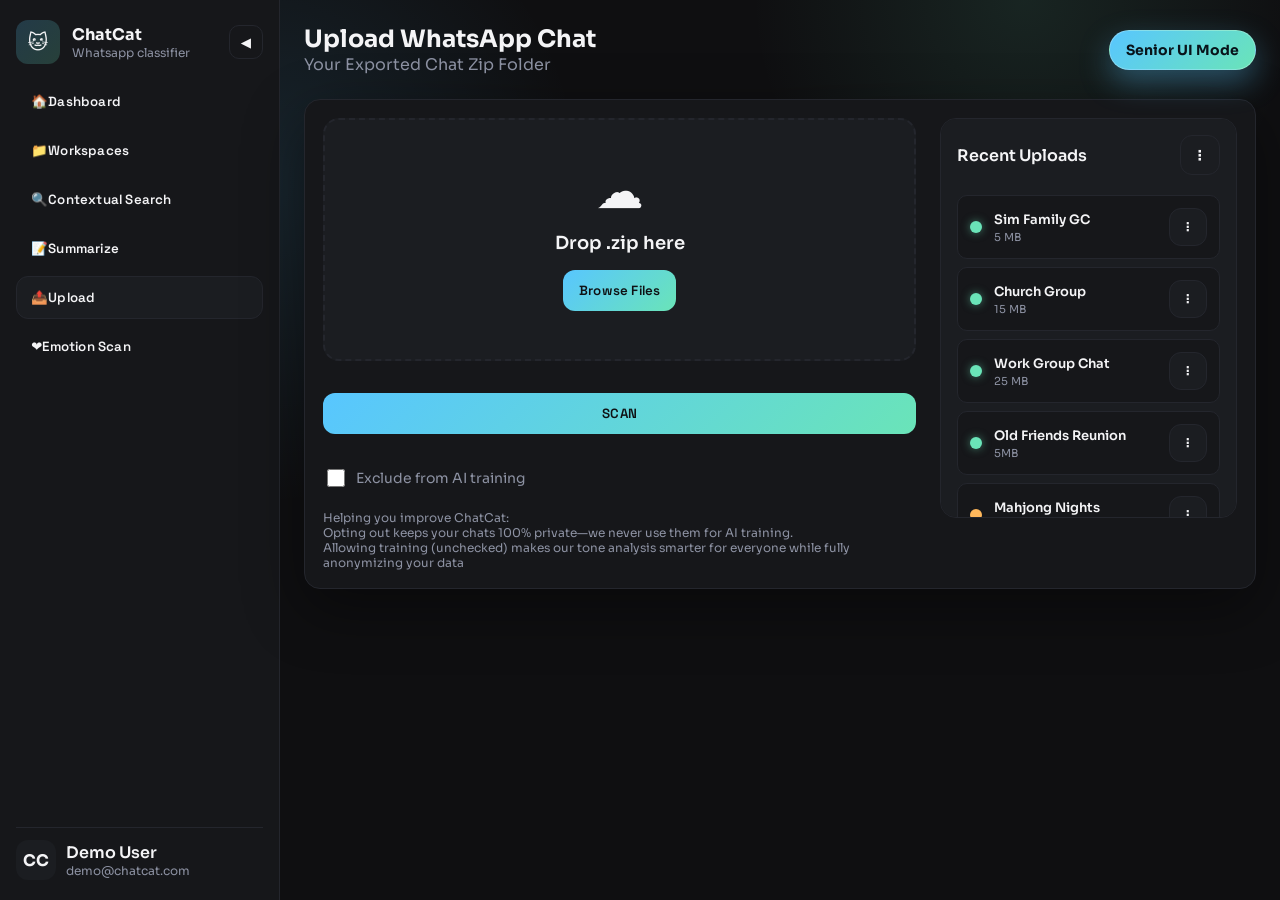
<file: pages/upload.html>
<!DOCTYPE html>
<html lang="en">
<head>
  <meta charset="UTF-8" />
  <meta name="viewport" content="width=device-width, initial-scale=1.0" />
  <title>ChatCat · Upload Chat Export</title>
  <link rel="preconnect" href="https://fonts.googleapis.com" />
  <link rel="preconnect" href="https://fonts.gstatic.com" crossorigin />
  <link href="https://fonts.googleapis.com/css2?family=Sora:wght@400;500;600;700&family=Space+Grotesk:wght@400;500;600&display=swap" rel="stylesheet" />
  <link rel="stylesheet" href="../styles.css" />
</head>
<body>
  <div class="app" id="app">
    <aside class="sidebar" aria-label="Primary navigation">
      <div class="brand">
        <div class="logo">🐱</div>
        <div>
          <p class="brand__name">ChatCat</p>
          <p class="brand__meta">Whatsapp classifier</p>
        </div>
        <button class="sidebar__toggle" id="sidebarToggle" aria-label="Collapse sidebar">◀</button>
      </div>
      <nav class="nav">
        <button class="nav__item" data-page="dashboard" onclick="location.href='../index.html'">Dashboard</button>
        <button class="nav__item" data-page="workspaces" onclick="location.href='workspaces.html'">Workspaces</button>
        <button class="nav__item" data-page="search" onclick="location.href='contextual-search.html'">Contextual Search</button>
        <button class="nav__item" data-page="summarize" onclick="location.href='summarize.html'">Summarize</button>
        <button class="nav__item active" data-page="upload" onclick="location.href='upload.html'">Upload</button>
        <button class="nav__item" data-page="emotion" onclick="location.href='emotion-scan.html'">Emotion Scan</button>
      </nav>
      <div class="sidebar__footer">
        <div class="user">
          <div class="avatar">CC</div>
          <div>
            <p class="user__name">Demo User</p>
            <p class="user__meta">demo@chatcat.com</p>
          </div>
        </div>
      </div>
    </aside>

    <main class="main">
      <!-- UPLOAD PAGE -->
      <div class="page active" id="page-upload" data-page="upload">
        <header class="topbar">
          <div>
            <h2>Upload WhatsApp Chat</h2>
            <p class="muted">Your Exported Chat Zip Folder</p>
          </div>
          <div class="topbar__actions">
            <label class="senior-toggle-btn">
              <input type="checkbox" class="senior-toggle-input" />
              <span>Senior UI Mode</span>
            </label>
          </div>
        </header>
        
        <section class="panel">
          <div class="upload-container">
            <!-- Upload Zone -->
            <div class="upload-zone">
              <div class="dropzone-wrapper">
                <div class="cloud-icon">☁️</div>
                <p class="dropzone-text">Drop .zip here</p>
                <button class="primary" id="browseBtn">Browse Files</button>
                <input type="file" id="fileInput" accept=".zip" style="display: none;" />
              </div>

              <!-- Upload Progress -->
              <div class="upload-progress" id="uploadProgress" style="display: none;">
                <p class="progress-label">Uploading: <span id="fileName">filename.zip</span></p>
                <div class="progress-bar">
                  <div class="progress-fill" id="progressFill" style="width: 0%;"></div>
                </div>
              </div>

              <!-- Scan Button -->
              <button class="primary block" id="scanBtn" style="margin-top: 16px;">SCAN</button>

              <!-- Exclude from AI Training -->
              <label class="toggle" style="margin-top: 16px;">
                <input type="checkbox" id="excludeAITraining" />
                <span>Exclude from AI training</span>
              </label>
              <p class="muted" style="font-size: 12px; margin-top: 4px;">Helping you improve ChatCat: <br> Opting out keeps your chats 100% private—we never use them for AI training. <br> Allowing training (unchecked) makes our tone analysis smarter for everyone while fully anonymizing your data</p>
            </div>

            <!-- Recent Uploads -->
            <div class="recent-uploads">
              <div class="recent-header">
                <h3>Recent Uploads</h3>
                <button class="ghost" style="font-size: 14px;">⋮</button>
              </div>
              <div class="uploads-list" id="uploadsList">
                <div class="upload-item">
                  <div class="upload-status">
                    <div class="status-dot completed"></div>
                    <div>
                      <p class="upload-name">NYP DIT AY25-26</p>
                      <p class="upload-meta">80mb</p>
                    </div>
                  </div>
                  <button class="ghost" style="font-size: 12px;">⋮</button>
                </div>
                <div class="upload-item">
                  <div class="upload-status">
                    <div class="status-dot completed"></div>
                    <div>
                      <p class="upload-name">Doloct</p>
                      <p class="upload-meta">35mb</p>
                    </div>
                  </div>
                  <button class="ghost" style="font-size: 12px;">⋮</button>
                </div>
                <div class="upload-item">
                  <div class="upload-status">
                    <div class="status-dot completed"></div>
                    <div>
                      <p class="upload-name">Doloct</p>
                      <p class="upload-meta">135mb</p>
                    </div>
                  </div>
                  <button class="ghost" style="font-size: 12px;">⋮</button>
                </div>
                <div class="upload-item">
                  <div class="upload-status">
                    <div class="status-dot completed"></div>
                    <div>
                      <p class="upload-name">Doloct</p>
                      <p class="upload-meta">20kb</p>
                    </div>
                  </div>
                  <button class="ghost" style="font-size: 12px;">⋮</button>
                </div>
                <div class="upload-item">
                  <div class="upload-status">
                    <div class="status-dot processing"></div>
                    <div>
                      <p class="upload-name">Uploct</p>
                      <p class="upload-meta">1440 1440.500 - 145ks</p>
                    </div>
                  </div>
                  <button class="ghost" style="font-size: 12px;">⋮</button>
                </div>
              </div>
            </div>
          </div>
        </section>
      </div>
    </main>
  </div>

  <div class="toast-container" id="toastContainer"></div>
  <script src="../script-shared.js"></script>
  <script src="../pages-shared.js"></script>
</body>
</html>
</file>
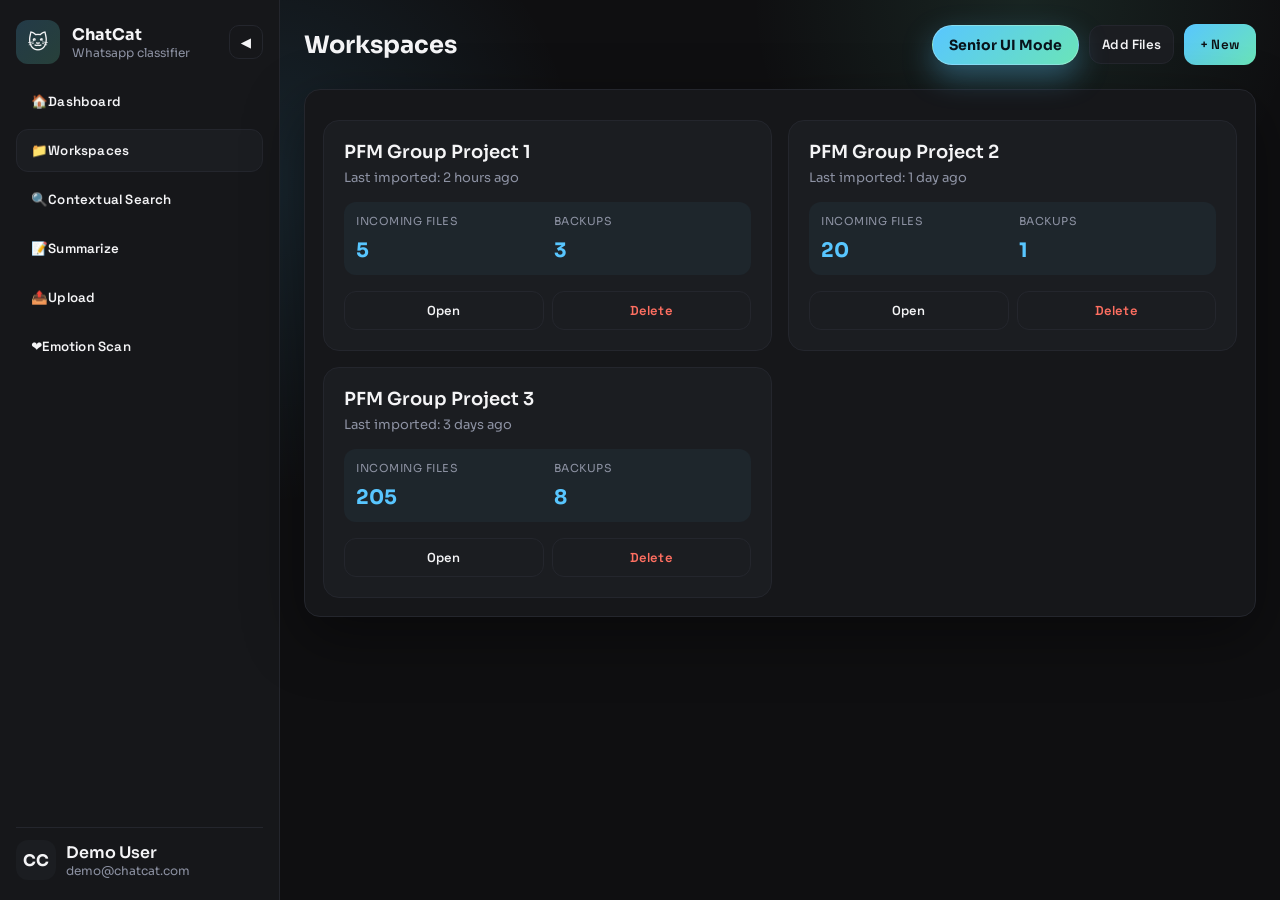
<file: pages/workspaces.html>
<!DOCTYPE html>
<html lang="en">
<head>
  <meta charset="UTF-8" />
  <meta name="viewport" content="width=device-width, initial-scale=1.0" />
  <title>ChatCat · Workspaces</title>
  <link rel="preconnect" href="https://fonts.googleapis.com" />
  <link rel="preconnect" href="https://fonts.gstatic.com" crossorigin />
  <link href="https://fonts.googleapis.com/css2?family=Sora:wght@400;500;600;700&family=Space+Grotesk:wght@400;500;600&display=swap" rel="stylesheet" />
  <link rel="stylesheet" href="../styles.css" />
</head>
<body>
  <div class="app" id="app">
    <aside class="sidebar" aria-label="Primary navigation">
      <div class="brand">
        <div class="logo">🐱</div>
        <div>
          <p class="brand__name">ChatCat</p>
          <p class="brand__meta">Whatsapp classifier</p>
        </div>
        <button class="sidebar__toggle" id="sidebarToggle" aria-label="Collapse sidebar">◀</button>
      </div>
      <nav class="nav">
        <button class="nav__item" data-page="dashboard" onclick="location.href='../index.html'">Dashboard</button>
        <button class="nav__item active" data-page="workspaces">Workspaces</button>
        <button class="nav__item" data-page="search" onclick="location.href='contextual-search.html'">Contextual Search</button>
        <button class="nav__item" data-page="summarize" onclick="location.href='summarize.html'">Summarize</button>
        <button class="nav__item" data-page="upload" onclick="location.href='upload.html'">Upload</button>
        <button class="nav__item" data-page="emotion" onclick="location.href='emotion-scan.html'">Emotion Scan</button>
      </nav>
      <div class="sidebar__footer">
        <div class="user">
          <div class="avatar">CC</div>
          <div>
            <p class="user__name">Demo User</p>
            <p class="user__meta">demo@chatcat.com</p>
          </div>
        </div>
      </div>
    </aside>

    <main class="main">
      <!-- SCREEN 1: Projects Overview -->
      <div class="workspace-screen active" id="screen-overview">
        <header class="topbar">
          <h2>Workspaces</h2>
          <div class="topbar__actions">
            <label class="senior-toggle-btn">
              <input type="checkbox" class="senior-toggle-input" />
              <span>Senior UI Mode</span>
            </label>
            <button class="ghost">Add Files</button>
            <button class="primary" id="newProjectBtn">+ New</button>
          </div>
        </header>
        
        <section class="panel">
          <div class="projects-list">
            <div class="project-card" onclick="openProject('PFM Group Project 1')">
              <div class="project-header">
                <div>
                  <h4 class="project-name">PFM Group Project 1</h4>
                  <p class="project-meta">Last imported: 2 hours ago</p>
                </div>
              </div>
              <div class="project-stats">
                <div class="stat-mini">
                  <span class="stat-label">Incoming Files</span>
                  <span class="stat-value">5</span>
                </div>
                <div class="stat-mini">
                  <span class="stat-label">Backups</span>
                  <span class="stat-value">3</span>
                </div>
              </div>
              <div class="project-actions">
                <button class="ghost" onclick="event.stopPropagation(); openProject('PFM Group Project 1')">Open</button>
                <button class="ghost danger" onclick="event.stopPropagation()">Delete</button>
              </div>
            </div>

            <div class="project-card" onclick="openProject('PFM Group Project 2')">
              <div class="project-header">
                <div>
                  <h4 class="project-name">PFM Group Project 2</h4>
                  <p class="project-meta">Last imported: 1 day ago</p>
                </div>
              </div>
              <div class="project-stats">
                <div class="stat-mini">
                  <span class="stat-label">Incoming Files</span>
                  <span class="stat-value">20</span>
                </div>
                <div class="stat-mini">
                  <span class="stat-label">Backups</span>
                  <span class="stat-value">1</span>
                </div>
              </div>
              <div class="project-actions">
                <button class="ghost" onclick="event.stopPropagation(); openProject('PFM Group Project 2')">Open</button>
                <button class="ghost danger" onclick="event.stopPropagation()">Delete</button>
              </div>
            </div>

            <div class="project-card" onclick="openProject('PFM Group Project 3')">
              <div class="project-header">
                <div>
                  <h4 class="project-name">PFM Group Project 3</h4>
                  <p class="project-meta">Last imported: 3 days ago</p>
                </div>
              </div>
              <div class="project-stats">
                <div class="stat-mini">
                  <span class="stat-label">Incoming Files</span>
                  <span class="stat-value">205</span>
                </div>
                <div class="stat-mini">
                  <span class="stat-label">Backups</span>
                  <span class="stat-value">8</span>
                </div>
              </div>
              <div class="project-actions">
                <button class="ghost" onclick="event.stopPropagation(); openProject('PFM Group Project 3')">Open</button>
                <button class="ghost danger" onclick="event.stopPropagation()">Delete</button>
              </div>
            </div>
          </div>
        </section>
      </div>

      <!-- SCREEN 2: Categories/Incoming Files -->
      <div class="workspace-screen" id="screen-categories">
        <header class="topbar">
          <div class="breadcrumbs">
            <span class="breadcrumb-item" onclick="switchScreen('overview')">Workspaces</span>
            <span class="breadcrumb-sep">/</span>
            <span class="breadcrumb-item" id="breadcrumbProjectCategories">PFM Group Project 1</span>
          </div>
          <div class="topbar__actions">
            <label class="senior-toggle-btn">
              <input type="checkbox" class="senior-toggle-input" />
              <span>Senior UI Mode</span>
            </label>
            <button class="ghost">Add Files</button>
          </div>
        </header>

        <section class="panel" style="margin-bottom: 20px;">
          <h4 style="margin: 0 0 8px;">Import WhatsApp Chat Backup</h4>
          <p class="muted" style="margin: 0 0 16px;">Last imported: --</p>
          <button class="ghost" onclick="switchScreen('import')">Import</button>
        </section>

        <section class="panel" style="margin-bottom: 20px; background: rgba(88, 198, 255, 0.05);">
          <div style="display: flex; justify-content: space-between; align-items: center;">
            <div>
              <h3 style="margin: 0 0 4px;">Incoming Files</h3>
              <p class="muted" style="margin: 0;">5 files need categorization</p>
            </div>
            <button class="ghost" onclick="switchToCategory('Incoming Files')">Review</button>
          </div>
        </section>

        <section class="panel">
          <h3 style="margin: 0 0 16px;">Categories</h3>
          <div class="categories-grid">
            <div class="category-card" onclick="switchToCategory('Drafts')">
              <div class="category-name">Drafts</div>
              <div class="category-placeholder">
                <p>📄</p>
                <p class="muted" style="font-size: 12px; margin-top: 8px;">Preview</p>
              </div>
              <p class="muted" style="font-size: 12px; margin-top: 12px; text-align: center;">... and 10 more</p>
            </div>

            <div class="category-card" onclick="switchToCategory('Slides')">
              <div class="category-name">Slides</div>
              <div class="category-placeholder">
                <p>📊</p>
                <p class="muted" style="font-size: 12px; margin-top: 8px;">Preview</p>
              </div>
              <p class="muted" style="font-size: 12px; margin-top: 12px; text-align: center;">... and 10 more</p>
            </div>

            <div class="category-card" onclick="switchToCategory('References')">
              <div class="category-name">References</div>
              <div class="category-placeholder">
                <p>📚</p>
                <p class="muted" style="font-size: 12px; margin-top: 8px;">Preview</p>
              </div>
              <p class="muted" style="font-size: 12px; margin-top: 12px; text-align: center;">... and 10 more</p>
            </div>

            <div class="category-card" onclick="switchToCategory('Final Deliverables')">
              <div class="category-name">Final Deliverables</div>
              <div class="category-placeholder">
                <p>✓</p>
                <p class="muted" style="font-size: 12px; margin-top: 8px;">Preview</p>
              </div>
              <p class="muted" style="font-size: 12px; margin-top: 12px; text-align: center;">... and 10 more</p>
            </div>
          </div>
        </section>
      </div>

      <!-- SCREEN 3: Import Flow -->
      <div class="workspace-screen" id="screen-import">
        <header class="topbar">
          <div class="breadcrumbs">
            <span class="breadcrumb-item" onclick="switchScreen('overview')">Projects</span>
            <span class="breadcrumb-sep">/</span>
            <span class="breadcrumb-item" id="breadcrumbProjectImport">PFM Group Project 1</span>
          </div>
          <div class="topbar__actions">
            <label class="senior-toggle-btn">
              <input type="checkbox" class="senior-toggle-input" />
              <span>Senior UI Mode</span>
            </label>
            <button class="ghost">Add Files</button>
            <button class="ghost" onclick="switchScreen('overview')">Back</button>
          </div>
        </header>

        <section class="panel">
          <div class="import-card">
            <h4 style="margin: 0 0 8px;">Import WhatsApp Backup</h4>
            <p class="muted" style="margin: 0 0 16px;">Last imported: --</p>
            <div class="import-dropzone">
              <p style="margin: 0; font-size: 18px;">☁️</p>
              <p style="margin: 6px 0 0;">Choose or drag your WhatsApp export</p>
            </div>
            <button class="primary block" style="margin-top: 12px;">Import Backup</button>
          </div>

          <h3 style="margin-top: 28px;">Incoming Files</h3>
          <p class="muted" style="margin: 0 0 12px;">5 files need categorization</p>
          
          <div class="incoming-files-preview">
            <div class="file-placeholder">📄</div>
            <div class="file-placeholder">📄</div>
            <div class="file-placeholder">📄</div>
            <div class="file-placeholder">📄</div>
            <div class="file-placeholder">📄</div>
          </div>

          <h3 style="margin-top: 28px;">Categories</h3>
          <div class="categories-grid">
            <div class="category-card">
              <div class="category-name">Drafts</div>
              <div class="category-placeholder">
                <p>📄</p>
                <p class="muted" style="font-size: 12px; margin-top: 8px;">Preview</p>
              </div>
              <button class="ghost" style="width: 100%; margin-top: 12px;">+ 10 more</button>
            </div>

            <div class="category-card">
              <div class="category-name">Slides</div>
              <div class="category-placeholder">
                <p>📊</p>
                <p class="muted" style="font-size: 12px; margin-top: 8px;">Preview</p>
              </div>
              <button class="ghost" style="width: 100%; margin-top: 12px;">+ 10 more</button>
            </div>

            <div class="category-card">
              <div class="category-name">References</div>
              <div class="category-placeholder">
                <p>📚</p>
                <p class="muted" style="font-size: 12px; margin-top: 8px;">Preview</p>
              </div>
              <button class="ghost" style="width: 100%; margin-top: 12px;">+ 10 more</button>
            </div>

            <div class="category-card">
              <div class="category-name">Final Deliverables</div>
              <div class="category-placeholder">
                <p>✓</p>
                <p class="muted" style="font-size: 12px; margin-top: 8px;">Preview</p>
              </div>
              <button class="ghost" style="width: 100%; margin-top: 12px;">+ 10 more</button>
            </div>
          </div>

          <div class="import-actions" style="margin-top: 28px;">
            <button class="ghost" onclick="switchScreen('overview')">Back</button>
            <button class="primary">Review & Continue</button>
          </div>
        </section>
      </div>

      <!-- SCREEN 4: Files/Drafts Management -->
      <div class="workspace-screen" id="screen-files">
        <header class="topbar">
          <div class="breadcrumbs">
            <span class="breadcrumb-item" onclick="switchScreen('overview')">Projects</span>
            <span class="breadcrumb-sep">/</span>
            <span class="breadcrumb-item" id="breadcrumbProjectFiles" onclick="switchScreen('categories')">PFM Group Project 1</span>
            <span class="breadcrumb-sep">/</span>
            <span class="breadcrumb-item" id="files-section-name">Drafts</span>
          </div>
          <div class="topbar__actions">
            <label class="senior-toggle-btn">
              <input type="checkbox" class="senior-toggle-input" />
              <span>Senior UI Mode</span>
            </label>
            <button class="ghost">Add Files</button>
            <button class="ghost" id="backBtn" onclick="goBack()">Back</button>
          </div>
        </header>

        <section class="panel">
          <!-- INCOMING FILES VIEW -->
          <div id="files-incoming-view" style="display: none;">
            <p class="muted" style="margin: 0 0 16px;">Drag and drop your files to the categories below! Click on any file to view more information.</p>

            <div class="incoming-files-preview" style="margin-bottom: 32px;">
              <div class="file-placeholder" draggable="true" data-file-name="Chat_Log_A.txt">📄 Chat_Log_A.txt</div>
              <div class="file-placeholder" draggable="true" data-file-name="Images.zip">📄 Images.zip</div>
              <div class="file-placeholder" draggable="true" data-file-name="Notes.docx">📄 Notes.docx</div>
              <div class="file-placeholder" draggable="true" data-file-name="Audio.m4a">📄 Audio.m4a</div>
            </div>

            <h3 style="margin-bottom: 16px;">Categories</h3>
            <div class="categories-grid" id="categoriesGrid">
              <div class="category-card" onclick="switchToCategory('Drafts')">
                <div style="display: flex; justify-content: space-between; align-items: start; margin-bottom: 12px;">
                  <div class="category-name">Drafts</div>
                  <button class="ghost" style="padding: 4px 8px; font-size: 12px;" onclick="event.stopPropagation(); editCategory('Drafts')">✎</button>
                </div>
                <div class="category-placeholder">
                  <p>📄</p>
                  <p class="muted" style="font-size: 12px; margin-top: 8px;">Preview</p>
                </div>
                <p class="muted" style="font-size: 12px; margin-top: 12px; text-align: center;">... and 10 more</p>
              </div>

              <div class="category-card" onclick="switchToCategory('Slides')">
                <div style="display: flex; justify-content: space-between; align-items: start; margin-bottom: 12px;">
                  <div class="category-name">Slides</div>
                  <button class="ghost" style="padding: 4px 8px; font-size: 12px;" onclick="event.stopPropagation(); editCategory('Slides')">✎</button>
                </div>
                <div class="category-placeholder">
                  <p>📊</p>
                  <p class="muted" style="font-size: 12px; margin-top: 8px;">Preview</p>
                </div>
                <p class="muted" style="font-size: 12px; margin-top: 12px; text-align: center;">... and 10 more</p>
              </div>

              <div class="category-card" onclick="switchToCategory('References')">
                <div style="display: flex; justify-content: space-between; align-items: start; margin-bottom: 12px;">
                  <div class="category-name">References</div>
                  <button class="ghost" style="padding: 4px 8px; font-size: 12px;" onclick="event.stopPropagation(); editCategory('References')">✎</button>
                </div>
                <div class="category-placeholder">
                  <p>📚</p>
                  <p class="muted" style="font-size: 12px; margin-top: 8px;">Preview</p>
                </div>
                <p class="muted" style="font-size: 12px; margin-top: 12px; text-align: center;">... and 10 more</p>
              </div>

              <div class="category-card" onclick="switchToCategory('Final Deliverables')">
                <div style="display: flex; justify-content: space-between; align-items: start; margin-bottom: 12px;">
                  <div class="category-name">Final Deliverables</div>
                  <button class="ghost" style="padding: 4px 8px; font-size: 12px;" onclick="event.stopPropagation(); editCategory('Final Deliverables')">✎</button>
                </div>
                <div class="category-placeholder">
                  <p>✓</p>
                  <p class="muted" style="font-size: 12px; margin-top: 8px;">Preview</p>
                </div>
                <p class="muted" style="font-size: 12px; margin-top: 12px; text-align: center;">... and 10 more</p>
              </div>

              <div class="category-card" onclick="event.stopPropagation()" style="cursor: default; display: flex; align-items: center; justify-content: center;">
                <button class="primary" onclick="addNewCategory()" style="width: 100%; padding: 20px;">+ Add Category</button>
              </div>
            </div>
          </div>

          <!-- DRAFTS/SLIDES/REFERENCES VIEW -->
          <div id="files-drafts-view">
            <div style="margin-bottom: 24px;">
              <div style="display: flex; gap: 12px; margin-bottom: 16px; flex-wrap: wrap;">
                <button class="ghost">Sort By</button>
                <button class="ghost">Date ▼</button>
                <button class="ghost">Filter</button>
                <button class="ghost">All Versions ▼</button>
                <input type="text" placeholder="Search" class="files-search" style="margin-left: auto;" />
              </div>
            </div>

            <div class="incoming-files-preview" style="margin-bottom: 32px;">
              <div class="file-placeholder">📄</div>
              <div class="file-placeholder">📄</div>
              <div class="file-placeholder">📄</div>
              <div class="file-placeholder">📄</div>
            </div>

            <div class="files-list">
              <div class="file-row">
                <div class="file-info">
                  <div class="file-name">Slides_v1.pptx</div>
                  <div class="file-meta">Version 1</div>
                </div>
                <div class="file-actions">
                  <span class="file-date">10 September 2025, 11:30 PM</span>
                  <button class="ghost">Move to...</button>
                </div>
              </div>

              <div class="file-row">
                <div class="file-info">
                  <div class="file-name">Slides_v2.pptx</div>
                  <div class="file-meta">Version 2</div>
                </div>
                <div class="file-actions">
                  <span class="file-date">11 September 2025, 12:30 PM</span>
                  <button class="ghost">Move to...</button>
                </div>
              </div>

              <div class="file-row">
                <div class="file-info">
                  <div class="file-name">Slides_v3.pptx</div>
                  <div class="file-meta">Version 3</div>
                </div>
                <div class="file-actions">
                  <span class="file-date">11 September 2025, 01:30 PM</span>
                  <button class="ghost">Move to...</button>
                </div>
              </div>
            </div>
          </div>

          <!-- FINAL DELIVERABLES/EXPORT VIEW -->
          <div id="files-export-view" style="display: none;">
            <div class="files-toolbar">
              <div class="files-toolbar-actions">
                <button class="primary" onclick="toggleAllCheckboxes()">Export Selected</button>
                <button class="secondary">Export All</button>
                <input type="text" placeholder="Search files..." class="files-search" />
              </div>
            </div>

            <div class="files-list">
              <div class="file-row">
                <div class="file-checkbox-wrapper">
                  <input type="checkbox" class="file-checkbox" />
                </div>
                <div class="file-info">
                  <div class="file-name">Slides.pptx</div>
                  <div class="file-meta">Sent by You • Latest</div>
                </div>
                <div class="file-actions">
                  <span class="file-date">10 September 2025, 11:30 PM</span>
                  <button class="ghost">Export</button>
                </div>
              </div>

              <div class="file-row">
                <div class="file-checkbox-wrapper">
                  <input type="checkbox" class="file-checkbox" />
                </div>
                <div class="file-info">
                  <div class="file-name">Report.docx</div>
                  <div class="file-meta">Sent by Charlotte • Latest</div>
                </div>
                <div class="file-actions">
                  <span class="file-date">11 September 2025, 12:30 PM</span>
                  <button class="ghost">Export</button>
                </div>
              </div>

              <div class="file-row">
                <div class="file-checkbox-wrapper">
                  <input type="checkbox" class="file-checkbox" />
                </div>
                <div class="file-info">
                  <div class="file-name">Spreadsheet.xlsx</div>
                  <div class="file-meta">Sent by Coco • Latest</div>
                </div>
                <div class="file-actions">
                  <span class="file-date">11 September 2025, 01:30 PM</span>
                  <button class="ghost">Export</button>
                </div>
              </div>

              <div class="file-row">
                <div class="file-checkbox-wrapper">
                  <input type="checkbox" class="file-checkbox" />
                </div>
                <div class="file-info">
                  <div class="file-name">Final.pdf</div>
                  <div class="file-meta">Sent by You • Latest</div>
                </div>
                <div class="file-actions">
                  <span class="file-date">12 September 2025, 02:15 PM</span>
                  <button class="ghost">Export</button>
                </div>
              </div>
            </div>

            <h3 style="margin-top: 28px;">Preview</h3>
            <div class="files-preview-grid">
              <div class="preview-card">
                <div class="preview-thumbnail">📄</div>
                <p class="preview-name">Slides.pptx</p>
              </div>
              <div class="preview-card">
                <div class="preview-thumbnail">📄</div>
                <p class="preview-name">Report.docx</p>
              </div>
              <div class="preview-card">
                <div class="preview-thumbnail">📊</div>
                <p class="preview-name">Spreadsheet.xlsx</p>
              </div>
              <div class="preview-card">
                <div class="preview-thumbnail">📋</div>
                <p class="preview-name">Final.pdf</p>
              </div>
            </div>
          </div>
        </section>
      </div>
    </main>
  </div>

  <div class="toast-container" id="toastContainer"></div>
  <script src="../pages-shared.js"></script>
  <script src="workspaces-script.js"></script>
</body>
</html>
</file>
<file: styles.css>
:root {
  --bg: #0f0f11;
  --panel: #16171a;
  --panel-strong: #1b1d21;
  --text: #f4f4f6;
  --muted: #8d92a3;
  --accent: #58c6ff;
  --accent-2: #6ae4b8;
  --warning: #ffb85c;
  --danger: #ff6f61;
  --border: #24262d;
  --radius: 16px;
  --shadow: 0 20px 60px rgba(0, 0, 0, 0.4);
  --font-1: 'Sora', 'Space Grotesk', system-ui, -apple-system, sans-serif;
  --font-2: 'Space Grotesk', 'Sora', system-ui, -apple-system, sans-serif;
}

* { box-sizing: border-box; }
body {
  margin: 0;
  background: radial-gradient(circle at 20% 20%, rgba(88, 198, 255, 0.12), transparent 26%),
    radial-gradient(circle at 80% 0%, rgba(106, 228, 184, 0.1), transparent 20%),
    var(--bg);
  color: var(--text);
  font-family: var(--font-1);
  -webkit-font-smoothing: antialiased;
}

.login-overlay {
  position: fixed;
  inset: 0;
  display: flex;
  align-items: center;
  justify-content: center;
  background: radial-gradient(circle at 20% 20%, rgba(88, 198, 255, 0.14), transparent 30%),
    radial-gradient(circle at 70% 0%, rgba(106, 228, 184, 0.12), transparent 30%),
    rgba(15, 15, 17, 0.92);
  backdrop-filter: blur(10px);
  z-index: 2000;
}

.login-card {
  width: min(440px, 94%);
  background: var(--panel);
  border: 1px solid var(--border);
  border-radius: 20px;
  padding: 24px;
  box-shadow: var(--shadow);
  display: flex;
  flex-direction: column;
  gap: 12px;
}

.login-brand {
  display: flex;
  align-items: center;
  gap: 12px;
}

.login-logo {
  width: 52px;
  height: 52px;
  border-radius: 14px;
  display: grid;
  place-items: center;
  background: linear-gradient(135deg, rgba(88, 198, 255, 0.24), rgba(106, 228, 184, 0.2));
  font-size: 22px;
}

.login-fields {
  display: flex;
  flex-direction: column;
  gap: 10px;
}

.login-fields input {
  padding: 12px 14px;
  border-radius: 12px;
  border: 1px solid var(--border);
  background: var(--panel-strong);
  color: var(--text);
}

.login-card .block { width: 100%; }

.app {
  display: grid;
  grid-template-columns: 280px 1fr;
  min-height: 100vh;
  transition: grid-template-columns 0.3s ease;
}

.app .sidebar.collapsed ~ .main {
  width: calc(100% - 86px);
}

.sidebar.collapsed ~ .main {
  grid-column: 2;
}

.sidebar {
  background: var(--panel);
  border-right: 1px solid var(--border);
  padding: 20px 16px;
  display: flex;
  flex-direction: column;
  gap: 16px;
}

.brand {
  display: flex;
  align-items: center;
  gap: 12px;
}

.logo {
  width: 44px;
  height: 44px;
  display: grid;
  place-items: center;
  background: linear-gradient(135deg, rgba(88, 198, 255, 0.2), rgba(106, 228, 184, 0.2));
  border-radius: 12px;
  font-size: 20px;
}

.brand__name { margin: 0; font-weight: 700; }
.brand__meta { margin: 0; color: var(--muted); font-size: 12px; }

.sidebar__toggle {
  margin-left: auto;
  background: transparent;
  border: 1px solid var(--border);
  color: var(--text);
  border-radius: 10px;
  width: 34px;
  height: 34px;
  cursor: pointer;
}

.nav { display: flex; flex-direction: column; gap: 6px; }
.nav__item {
  text-align: left;
  background: transparent;
  border: 1px solid transparent;
  color: var(--text);
  padding: 12px 14px;
  border-radius: 12px;
  cursor: pointer;
  transition: background 0.2s, border 0.2s;
}
.nav__item:hover { background: var(--panel-strong); }
.nav__item.active { border: 1px solid var(--border); background: var(--panel-strong); }

/* Collapsed sidebar with icons */
.sidebar.collapsed {
  width: 86px !important;
  padding: 16px 10px !important;
}

.sidebar.collapsed .brand { 
  display: flex !important;
  flex-direction: column;
  align-items: center;
  gap: 12px;
  margin-bottom: 20px;
}

.sidebar.collapsed .logo { display: none; }
.sidebar.collapsed .brand > div { display: none; }
.sidebar.collapsed .sidebar__toggle { 
  display: block !important;
  margin: 0 !important;
}

.sidebar.collapsed .brand__name, 
.sidebar.collapsed .brand__meta, 
.sidebar.collapsed .user__name, 
.sidebar.collapsed .user__meta, 
.sidebar.collapsed .toggle span { display: none; }

.sidebar.collapsed .nav__item {
  padding: 14px !important;
  font-size: 0;
  height: 50px;
  width: 50px;
  display: flex;
  align-items: center;
  justify-content: center;
  border-radius: 12px;
  position: relative;
}

.sidebar.collapsed .nav__item::before {
  font-size: 28px;
  line-height: 1;
}

/* Icons for collapsed sidebar */
.nav__item[data-page="dashboard"]::before { content: '🏠'; }
.nav__item[data-page="workspaces"]::before { content: '📁'; }
.nav__item[data-page="search"]::before { content: '🔍'; }
.nav__item[data-page="summarize"]::before { content: '📝'; }
.nav__item[data-page="upload"]::before { content: '📤'; }
.nav__item[data-page="emotion"]::before { content: '❤️'; }

.sidebar.collapsed .sidebar__footer { display: none; }

.sidebar__footer {
  margin-top: auto;
  display: flex;
  flex-direction: column;
  gap: 10px;
  border-top: 1px solid var(--border);
  padding-top: 12px;
}

.toggle { display: flex; align-items: center; gap: 8px; color: var(--muted); font-size: 14px; }
.toggle input { accent-color: var(--accent); width: 18px; height: 18px; }

.user { display: flex; align-items: center; gap: 10px; }
.avatar {
  width: 40px;
  height: 40px;
  border-radius: 12px;
  background: var(--panel-strong);
  display: grid;
  place-items: center;
  font-weight: 700;
}
.user__name { margin: 0; font-weight: 600; }
.user__meta { margin: 0; color: var(--muted); font-size: 12px; }

.main { padding: 24px; display: flex; flex-direction: column; gap: 24px; }

.page { display: none; }
.page.active { display: flex; flex-direction: column; gap: 24px; }

.senior-view { display: none; }
.senior-view.active { 
  display: flex; 
  align-items: center; 
  justify-content: center; 
  height: 100vh; 
  position: fixed;
  top: 0;
  left: 0;
  right: 0;
  bottom: 0;
  background: var(--bg);
  z-index: 1000;
}

.senior-grid {
  display: grid;
  grid-template-columns: repeat(3, 1fr);
  gap: 60px;
  padding: 40px;
  max-width: 1200px;
}

.senior-feature {
  display: flex;
  flex-direction: column;
  align-items: center;
  gap: 24px;
  padding: 50px 40px;
  border-radius: 32px;
  background: linear-gradient(135deg, var(--panel-strong), var(--panel));
  border: 3px solid var(--border);
  cursor: pointer;
  transition: all 0.3s;
}

.senior-feature:hover {
  background: linear-gradient(135deg, var(--panel), var(--panel-strong));
  border-color: var(--accent);
  transform: translateY(-10px);
  box-shadow: 0 30px 80px rgba(88, 198, 255, 0.25);
}

.senior-feature:active {
  transform: translateY(-4px);
}

.senior-icon {
  font-size: 96px;
  line-height: 1;
}

.senior-feature p {
  margin: 0;
  font-size: 32px;
  font-weight: 700;
  text-align: center;
}

.back-to-senior {
  font-size: 18px !important;
  padding: 10px 18px !important;
}

.topbar { display: flex; align-items: center; gap: 12px; }
.topbar h2 { margin: 0; }
.topbar h3 { margin: 0; }
.search { flex: 1; display: flex; gap: 8px; }
.search input {
  flex: 1;
  padding: 14px 14px;
  border-radius: 12px;
  border: 1px solid var(--border);
  background: var(--panel);
  color: var(--text);
}
.search button {
  width: 48px;
  border-radius: 12px;
  border: 1px solid var(--border);
  background: var(--panel);
  color: var(--text);
  cursor: pointer;
}
.topbar__actions { display: flex; gap: 10px; align-items: center; margin-left: auto; }

.senior-toggle-btn {
  position: relative;
  display: inline-flex;
  align-items: center;
  gap: 10px;
  padding: 10px 16px;
  border-radius: 999px;
  background: linear-gradient(135deg, #58c6ff, #6ae4b8);
  color: #08131a;
  font-weight: 700;
  font-size: 14px;
  border: 1px solid rgba(255, 255, 255, 0.25);
  box-shadow: 0 12px 30px rgba(88, 198, 255, 0.35);
  cursor: pointer;
  transition: transform 0.2s ease, filter 0.2s ease, box-shadow 0.2s ease;
}

.senior-toggle-btn:hover {
  filter: brightness(1.05);
  transform: translateY(-1px);
  box-shadow: 0 16px 40px rgba(88, 198, 255, 0.45);
}

.senior-toggle-btn:focus-within {
  outline: 3px solid rgba(88, 198, 255, 0.55);
  outline-offset: 2px;
}

.senior-toggle-btn input {
  position: absolute;
  opacity: 0;
  pointer-events: none;
}

.senior-toggle-btn span {
  display: inline-flex;
  align-items: center;
  gap: 8px;
}

.hero {
  display: grid;
  grid-template-columns: 1.6fr 1fr;
  gap: 24px;
  padding: 24px;
  background: linear-gradient(120deg, rgba(88, 198, 255, 0.12), rgba(106, 228, 184, 0.1)), var(--panel);
  border: 1px solid var(--border);
  border-radius: var(--radius);
  box-shadow: var(--shadow);
}

.hero__side {
  display: flex;
  align-items: stretch;
}

.hero__panel {
  width: 100%;
  padding: 16px;
  border-radius: 14px;
  background: var(--panel-strong);
  border: 1px solid var(--border);
}

.hero__panel h3 {
  margin: 0 0 10px;
  font-size: 16px;
}

.hero__steps {
  margin: 0;
  padding-left: 18px;
  color: var(--muted);
  font-size: 13px;
  line-height: 1.6;
}

.eyebrow { margin: 0; color: var(--muted); font-size: 14px; letter-spacing: 0.5px; }
.hero h1 { margin: 6px 0 8px; font-size: 28px; }
.hero__cta { display: flex; flex-wrap: wrap; gap: 10px; margin-top: 12px; }
.hero__stats { display: grid; grid-template-columns: repeat(3, 1fr); gap: 12px; }
.stat {
  padding: 14px;
  background: var(--panel-strong);
  border: 1px solid var(--border);
  border-radius: 14px;
}
.stat__value { margin: 4px 0; font-size: 26px; font-weight: 700; }

.panel {
  background: var(--panel);
  border: 1px solid var(--border);
  border-radius: var(--radius);
  padding: 18px;
  box-shadow: var(--shadow);
}

.panel__header {
  display: flex;
  align-items: center;
  justify-content: space-between;
  margin-bottom: 12px;
}

.grid { display: grid; grid-template-columns: repeat(auto-fit, minmax(280px, 1fr)); gap: 16px; }
.layout { display: grid; grid-template-columns: 2fr 1fr; gap: 16px; }

.chips { display: flex; gap: 8px; flex-wrap: wrap; }
.chip {
  padding: 10px 12px;
  border-radius: 12px;
  background: var(--panel-strong);
  border: 1px solid var(--border);
  display: inline-flex;
  gap: 6px;
  align-items: center;
}
.chip .dot { width: 8px; height: 8px; border-radius: 999px; background: var(--accent); }

.dropzone {
  border: 1px dashed var(--border);
  border-radius: 12px;
  padding: 18px;
  color: var(--muted);
  text-align: center;
  background: var(--panel-strong);
}

.list { list-style: none; margin: 12px 0 0; padding: 0; display: flex; flex-direction: column; gap: 10px; }
.list__item {
  display: flex;
  justify-content: space-between;
  padding: 12px;
  border-radius: 12px;
  background: var(--panel-strong);
  border: 1px solid var(--border);
}

.contextual { display: grid; grid-template-columns: repeat(auto-fit, minmax(260px, 1fr)); gap: 12px; }
.card {
  padding: 14px;
  border-radius: 12px;
  border: 1px solid var(--border);
  background: var(--panel-strong);
}
.card__title { margin: 0 0 6px; font-weight: 600; }
.card__meta { margin: 0; color: var(--muted); font-size: 13px; }

.attachments { display: flex; flex-direction: column; gap: 10px; }
.attachment {
  display: flex;
  align-items: center;
  gap: 12px;
  padding: 12px;
  border-radius: 12px;
  border: 1px solid var(--border);
  background: var(--panel-strong);
}
.thumb {
  width: 52px;
  height: 52px;
  border-radius: 12px;
  background: linear-gradient(135deg, rgba(88, 198, 255, 0.2), rgba(106, 228, 184, 0.2));
  display: grid;
  place-items: center;
  font-weight: 700;
}

.attachment__meta { flex: 1; }
.attachment__title { margin: 0; font-weight: 600; }
.attachment__subtitle { margin: 2px 0 0; color: var(--muted); font-size: 13px; }
.tag { padding: 6px 10px; border-radius: 999px; background: rgba(88, 198, 255, 0.1); color: var(--text); border: 1px solid var(--border); font-size: 12px; }

.emotion { display: flex; flex-direction: column; gap: 10px; }
.emotion__item {
  padding: 12px;
  border-radius: 12px;
  background: var(--panel-strong);
  border: 1px solid var(--border);
}
.emotion__title { margin: 0; font-weight: 600; }
.emotion__tone { margin: 4px 0 0; color: var(--muted); font-size: 13px; }

.prompt {
  width: 100%;
  padding: 12px;
  border-radius: 12px;
  border: 1px solid var(--border);
  background: var(--panel-strong);
  color: var(--text);
  margin-top: 10px;
}

button {
  font-family: var(--font-2);
  font-weight: 600;
  letter-spacing: 0.2px;
}
button.primary {
  background: linear-gradient(135deg, #58c6ff, #6ae4b8);
  color: #0f1114;
  border: none;
  padding: 12px 16px;
  border-radius: 12px;
  cursor: pointer;
}

button.primary.is-loading {
  opacity: 0.7;
  cursor: wait;
}
button.secondary {
  background: transparent;
  color: var(--text);
  border: 1px solid var(--border);
  padding: 12px 16px;
  border-radius: 12px;
  cursor: pointer;
}
button.ghost {
  background: var(--panel-strong);
  color: var(--text);
  border: 1px solid var(--border);
  padding: 10px 12px;
  border-radius: 12px;
  cursor: pointer;
  transition: all 0.2s;
}
button.ghost:hover {
  border-color: var(--text);
  background: var(--panel);
}
button.danger {
  color: var(--danger);
}
button.danger:hover {
  border-color: var(--danger);
  background: rgba(255, 111, 97, 0.1);
}
button.block { width: 100%; margin-top: 10px; }

.pill {
  display: inline-flex;
  align-items: center;
  gap: 6px;
  padding: 6px 10px;
  border-radius: 999px;
  background: rgba(88, 198, 255, 0.1);
  border: 1px solid var(--border);
  color: var(--text);
  font-size: 12px;
}
.pill--success { background: rgba(106, 228, 184, 0.12); }
.pill--warning { background: rgba(255, 184, 92, 0.15); }
.pill--ghost { background: rgba(255, 255, 255, 0.05); }

.muted { color: var(--muted); margin: 0; }

.search-panel {
  display: flex;
  gap: 10px;
  flex-wrap: wrap;
}

.search-panel input {
  flex: 1;
  min-width: 200px;
  padding: 12px;
  border-radius: 12px;
  border: 1px solid var(--border);
  background: var(--panel-strong);
  color: var(--text);
}

#searchResultsPanel {
  display: none;
}

#searchResultsPanel.active {
  display: block;
}

.dashboard-grid {
  display: grid;
  grid-template-columns: repeat(auto-fit, minmax(240px, 1fr));
  gap: 16px;
  margin-top: 12px;
}

.dashboard-card {
  padding: 20px;
  border-radius: 16px;
  background: var(--panel-strong);
  border: 1px solid var(--border);
  cursor: pointer;
  transition: all 0.3s;
  text-align: left;
  display: flex;
  flex-direction: column;
  gap: 12px;
  align-items: flex-start;
  color: var(--text);
}

.dashboard-card:hover {
  background: var(--panel);
  border-color: var(--accent);
  transform: translateY(-2px);
}

.dashboard-icon {
  font-size: 32px;
}

.dashboard-card h4 {
  margin: 0;
  font-size: 16px;
  font-weight: 600;
  color: var(--text);
}

.dashboard-card p {
  margin: 0;
  font-size: 13px;
  color: var(--muted);
}

.summarize-layout {
  display: grid;
  grid-template-columns: minmax(260px, 1fr) minmax(260px, 1fr);
  gap: 20px;
}

.summarize-column {
  display: flex;
  flex-direction: column;
  gap: 14px;
}

.chat-list {
  display: flex;
  flex-direction: column;
  gap: 10px;
}

.chat-card {
  padding: 14px;
  border-radius: 12px;
  border: 1px solid var(--border);
  background: var(--panel-strong);
  cursor: pointer;
  transition: all 0.2s ease;
}

.chat-card:hover {
  border-color: var(--accent);
  background: var(--panel);
}

.chat-card.active {
  border-color: var(--accent);
  box-shadow: 0 0 0 1px rgba(88, 198, 255, 0.3);
}

.chat-card-title {
  margin: 0 0 4px;
  font-weight: 600;
  font-size: 14px;
}

.chat-card-meta {
  margin: 0;
  color: var(--muted);
  font-size: 12px;
}

.summarize-form {
  display: flex;
  flex-direction: column;
  gap: 12px;
}

.summarize-form label {
  font-size: 13px;
  color: var(--muted);
}

.helper {
  margin: 6px 0 0;
  font-size: 12px;
  color: var(--muted);
}

.stepper {
  display: flex;
  gap: 10px;
  flex-wrap: wrap;
}

.step {
  display: inline-flex;
  align-items: center;
  gap: 8px;
  padding: 8px 12px;
  border-radius: 999px;
  border: 1px solid var(--border);
  background: var(--panel-strong);
  color: var(--muted);
  font-size: 12px;
}

.step__num {
  width: 20px;
  height: 20px;
  display: grid;
  place-items: center;
  border-radius: 999px;
  background: rgba(88, 198, 255, 0.15);
  color: var(--text);
  font-weight: 600;
  font-size: 11px;
}

.step.active {
  border-color: var(--accent);
  color: var(--text);
}

.step.done {
  border-color: rgba(106, 228, 184, 0.6);
  color: var(--text);
}

.step.done .step__num {
  background: rgba(106, 228, 184, 0.25);
}

.summarize-form input[type="text"],
.summarize-form input[type="date"] {
  width: 100%;
  padding: 12px 14px;
  border-radius: 12px;
  border: 1px solid var(--border);
  background: var(--panel-strong);
  color: var(--text);
}

.input-error {
  border-color: var(--danger) !important;
  box-shadow: 0 0 0 2px rgba(255, 111, 97, 0.2);
}

.date-row {
  display: grid;
  grid-template-columns: repeat(auto-fit, minmax(140px, 1fr));
  gap: 12px;
}

.summary-preview {
  border-radius: 12px;
  border: 1px dashed var(--border);
  padding: 12px 14px;
  background: rgba(88, 198, 255, 0.05);
  font-size: 13px;
  color: var(--muted);
}


.summary-actions {
  display: flex;
  gap: 10px;
  align-items: center;
}

#readAloudBtn {
  display: none;
}

.senior #readAloudBtn {
  display: inline-flex;
}

.chatbot-window {
  display: flex;
  flex-direction: column;
  gap: 16px;
}

.chatbot-thread {
  border-radius: 12px;
  border: 1px solid var(--border);
  background: var(--panel-strong);
  padding: 16px;
  min-height: 240px;
  max-height: 360px;
  overflow-y: auto;
  display: flex;
  flex-direction: column;
  gap: 12px;
}

.chatbot-message {
  max-width: 80%;
  padding: 12px 14px;
  border-radius: 14px;
  font-size: 13px;
  line-height: 1.5;
}

.chatbot-message.bot {
  background: rgba(88, 198, 255, 0.08);
  border: 1px solid rgba(88, 198, 255, 0.2);
  color: var(--text);
}

.chatbot-message.user {
  align-self: flex-end;
  background: rgba(106, 228, 184, 0.18);
  border: 1px solid rgba(106, 228, 184, 0.3);
  color: var(--text);
}

.chatbot-heading {
  margin: 0 0 6px;
  font-weight: 600;
  color: var(--text);
}

.chatbot-muted {
  color: var(--muted);
}

.chatbot-list {
  margin: 0;
  padding-left: 18px;
  line-height: 1.6;
}

.senior .chatbot-message {
  font-size: 18px;
  line-height: 1.65;
}

.senior .chatbot-heading {
  font-size: 20px;
}

.senior .chatbot-muted {
  color: rgba(244, 244, 246, 0.85);
}

.senior .summary-preview {
  font-size: 18px;
  color: rgba(244, 244, 246, 0.85);
}

/* Senior mode: maximum contrast for bot summary cards */
.senior .chatbot-message.bot {
  background: #000;
  border-color: rgba(255, 255, 255, 0.65);
  color: #fff;
}

.senior .chatbot-message.bot .chatbot-muted {
  color: rgba(255, 255, 255, 0.92);
}

.chatbot-input {
  display: grid;
  grid-template-columns: 1fr auto;
  gap: 10px;
}

.chatbot-input input {
  padding: 12px 14px;
  border-radius: 12px;
  border: 1px solid var(--border);
  background: var(--panel-strong);
  color: var(--text);
}

@media (max-width: 900px) {
  .summarize-layout {
    grid-template-columns: 1fr;
  }
}

.workspace-form {
  display: flex;
  gap: 10px;
  margin-bottom: 16px;
}

.workspace-form input {
  flex: 1;
  padding: 12px;
  border-radius: 12px;
  border: 1px solid var(--border);
  background: var(--panel-strong);
  color: var(--text);
}

.workspaces-list {
  display: flex;
  flex-direction: column;
  gap: 10px;
}

.workspace-item {
  display: flex;
  align-items: center;
  justify-content: space-between;
  padding: 12px;
  border-radius: 12px;
  background: var(--panel-strong);
  border: 1px solid var(--border);
}

.workspace-item-info {
  display: flex;
  align-items: center;
  gap: 12px;
  flex: 1;
  cursor: pointer;
}

.workspace-item-info:hover {
  opacity: 0.8;
}

.workspace-item-name {
  font-weight: 600;
}

.workspace-item-count {
  color: var(--muted);
  font-size: 13px;
}

.workspace-item-actions {
  display: flex;
  gap: 8px;
}

.workspace-item-actions button {
  padding: 6px 10px;
  font-size: 12px;
}

.card {
  padding: 14px;
  border-radius: 12px;
  border: 1px solid var(--border);
  background: var(--panel-strong);
  cursor: pointer;
  transition: all 0.2s;
}

.card:hover {
  background: var(--panel);
  border-color: var(--accent);
}

.card__title { margin: 0 0 6px; font-weight: 600; }
.card__meta { margin: 0; color: var(--muted); font-size: 13px; }

.message-list {
  display: flex;
  flex-direction: column;
  gap: 12px;
}

.message-item {
  padding: 12px;
  border-radius: 12px;
  background: var(--panel-strong);
  border: 1px solid var(--border);
}

.message-sender {
  font-weight: 600;
  font-size: 12px;
  color: var(--accent);
  margin-bottom: 6px;
}

.message-text {
  margin: 0;
  font-size: 14px;
  color: var(--text);
}

.message-time {
  font-size: 11px;
  color: var(--muted);
  margin-top: 6px;
}

.workspace-stat {
  display: grid;
  grid-template-columns: repeat(auto-fit, minmax(120px, 1fr));
  gap: 12px;
  margin-bottom: 20px;
}

.stat-box {
  padding: 12px;
  border-radius: 12px;
  background: var(--panel-strong);
  border: 1px solid var(--border);
}

.stat-label {
  font-size: 12px;
  color: var(--muted);
  margin-bottom: 6px;
}

.stat-value {
  font-size: 24px;
  font-weight: 700;
  margin: 0;
}

.workspace-attachments {
  margin-top: 16px;
}

.attachment-sample {
  display: flex;
  align-items: center;
  gap: 10px;
  padding: 10px;
  border-radius: 10px;
  background: var(--panel-strong);
  border: 1px solid var(--border);
  margin-bottom: 8px;
}

.attachment-icon {
  width: 40px;
  height: 40px;
  border-radius: 8px;
  background: linear-gradient(135deg, rgba(88, 198, 255, 0.2), rgba(106, 228, 184, 0.2));
  display: grid;
  place-items: center;
  font-weight: 600;
  font-size: 12px;
}

.attachment-name {
  flex: 1;
}

.attachment-name-text {
  margin: 0;
  font-weight: 600;
  font-size: 13px;
}

.attachment-date {
  margin: 2px 0 0;
  font-size: 11px;
  color: var(--muted);
}

.workspace-tags-section {
  margin-top: 20px;
  padding: 16px;
  border-radius: 12px;
  background: var(--panel-strong);
  border: 1px solid var(--border);
}

.workspace-tags-header {
  display: flex;
  align-items: center;
  justify-content: space-between;
  margin-bottom: 12px;
}

.workspace-tags-header h4 {
  margin: 0;
  font-size: 16px;
}

.workspace-tags-list {
  display: flex;
  flex-wrap: wrap;
  gap: 8px;
}

.tag-chip {
  display: inline-flex;
  align-items: center;
  gap: 8px;
  padding: 8px 12px;
  border-radius: 20px;
  background: linear-gradient(135deg, rgba(88, 198, 255, 0.15), rgba(106, 228, 184, 0.15));
  border: 1px solid var(--border);
  transition: all 0.2s;
}

.tag-chip:hover {
  background: linear-gradient(135deg, rgba(88, 198, 255, 0.25), rgba(106, 228, 184, 0.25));
  border-color: var(--accent);
}

.tag-label {
  font-weight: 600;
  font-size: 13px;
}

.tag-count {
  font-size: 11px;
  color: var(--muted);
  background: var(--panel);
  padding: 2px 6px;
  border-radius: 10px;
}

.attachment-list {
  display: flex;
  flex-direction: column;
  gap: 12px;
}

.attachment-item {
  padding: 12px;
  border-radius: 12px;
  background: var(--panel-strong);
  border: 1px solid var(--border);
  display: flex;
  align-items: center;
  gap: 12px;
}

.attachment-type-icon {
  width: 44px;
  height: 44px;
  border-radius: 10px;
  background: linear-gradient(135deg, rgba(88, 198, 255, 0.2), rgba(106, 228, 184, 0.2));
  display: grid;
  place-items: center;
  font-weight: 700;
  font-size: 11px;
  flex-shrink: 0;
}

.attachment-info {
  flex: 1;
}

.attachment-title {
  margin: 0;
  font-weight: 600;
  font-size: 14px;
}

.attachment-meta {
  margin: 4px 0 0;
  font-size: 12px;
  color: var(--muted);
}

.document-list {
  display: flex;
  flex-direction: column;
  gap: 12px;
}

.document-item {
  padding: 12px;
  border-radius: 12px;
  background: var(--panel-strong);
  border: 1px solid var(--border);
  display: flex;
  align-items: center;
  gap: 12px;
}

.document-icon {
  width: 40px;
  height: 40px;
  border-radius: 8px;
  background: linear-gradient(135deg, rgba(255, 184, 92, 0.2), rgba(88, 198, 255, 0.2));
  display: grid;
  place-items: center;
  font-weight: 700;
  font-size: 10px;
  flex-shrink: 0;
}

.document-info {
  flex: 1;
}

.document-name {
  margin: 0;
  font-weight: 600;
  font-size: 14px;
}

.document-meta {
  margin: 4px 0 0;
  font-size: 12px;
  color: var(--muted);
}

.mixed-list {
  display: flex;
  flex-direction: column;
  gap: 12px;
}

.mixed-item {
  padding: 12px;
  border-radius: 12px;
  background: var(--panel-strong);
  border: 1px solid var(--border);
}

.item-message {
  display: flex;
  flex-direction: column;
  gap: 6px;
}

.message-sender {
  font-weight: 600;
  font-size: 12px;
  color: var(--accent);
}

.message-text {
  margin: 0;
  font-size: 14px;
  color: var(--text);
}

.message-time {
  font-size: 11px;
  color: var(--muted);
}

.item-attachment {
  display: flex;
  align-items: center;
  gap: 10px;
}

.item-attachment-icon {
  width: 36px;
  height: 36px;
  border-radius: 8px;
  background: linear-gradient(135deg, rgba(88, 198, 255, 0.2), rgba(106, 228, 184, 0.2));
  display: grid;
  place-items: center;
  font-weight: 600;
  font-size: 10px;
  flex-shrink: 0;
}

.item-attachment-info {
  flex: 1;
}

.item-attachment-name {
  margin: 0;
  font-weight: 600;
  font-size: 13px;
}

.item-attachment-meta {
  margin: 2px 0 0;
  font-size: 11px;
  color: var(--muted);
}

@media (max-width: 1100px) { .hero { grid-template-columns: 1fr; } .layout { grid-template-columns: 1fr; } }
@media (max-width: 820px) {
  .app { grid-template-columns: 86px 1fr; }
  .sidebar { padding: 16px 10px; }
  .brand__name, .brand__meta, .user__name, .user__meta, .toggle span { display: none; }
  .nav__item { padding: 10px; justify-content: center; }
  .nav__item::after { content: attr(data-label); display: none; }
}

/* Senior-friendly mode */
.senior {
  --bg: #0b0c10;
  --panel: #14161b;
  --panel-strong: #1c1f26;
  --text: #ffffff;
  --muted: #cfd6e6;
  --border: #3a3f4b;
  --accent: #7dd3ff;
  --accent-2: #7ff0c3;
}

.senior .app { 
  font-size: 18px;
  grid-template-columns: auto 1fr !important;
}

.senior .sidebar { 
  display: flex !important;
  flex-direction: column;
  width: 240px !important;
  min-width: 240px !important;
  align-items: stretch;
  justify-content: flex-start;
  padding: 24px 18px !important;
  gap: 18px !important;
}

.senior .brand { 
  display: flex !important;
}

.senior .nav {
  display: flex !important;
  flex-direction: column !important;
  gap: 14px !important;
  width: 100% !important;
}

.senior .nav__item {
  display: flex !important;
  flex-direction: row !important;
  align-items: center !important;
  justify-content: flex-start !important;
  padding: 18px 16px !important;
  font-size: 20px !important;
  font-weight: 700 !important;
  background: var(--panel-strong) !important;
  border: 2px solid var(--border) !important;
  border-radius: 18px !important;
  min-height: 64px !important;
  width: 100% !important;
  color: var(--text) !important;
}

.senior .nav__item:hover {
  border-color: var(--accent) !important;
  background: linear-gradient(135deg, var(--panel), var(--panel-strong)) !important;
}

.senior .sidebar__footer {
  display: flex !important;
  gap: 12px;
}

.senior .main {
  display: flex !important;
  flex-direction: column;
  width: 100% !important;
  height: 100vh !important;
  overflow-y: auto !important;
}

.senior .page {
  padding: 40px !important;
}

.senior .page.active { 
  display: flex; 
  flex-direction: column; 
  gap: 24px; 
}
.senior .nav__item, .senior button, .senior input, .senior textarea { font-size: 20px; }
.senior .logo { width: 56px; height: 56px; font-size: 28px; }
.senior .nav__item { padding: 16px; }
.senior .panel, .senior .hero, .senior .attachment, .senior .card, .senior .emotion__item { border-radius: 24px; }
.senior .main { display: flex; background: var(--bg); font-size: 18px; flex-direction: column; }
.senior .topbar { font-size: 24px; }
.senior .topbar h2 { font-size: 28px; }
.senior .topbar button { font-size: 18px; padding: 12px 24px; }
.senior .nav__item { font-size: 20px; padding: 18px 16px; }
.senior .main { display: flex; }
#newWorkspaceModal {
  display: none !important;
}

#newWorkspaceModal.active {
  display: flex !important;
}
.senior .hero h1 { font-size: 36px; line-height: 1.2; }
.senior .hero p { font-size: 20px; }
.senior .hero__panel h3 { font-size: 22px; }
.senior .hero__steps { font-size: 18px; }
.senior h3 { font-size: 28px; }
.senior h4 { font-size: 24px; }
.senior .dashboard-card { padding: 40px; font-size: 22px; min-height: 200px; }
.senior .dashboard-icon { font-size: 72px; }
.senior .dashboard-card h4 { color: var(--text); }
.senior .dashboard-card p { color: var(--muted); }
.senior .workspace-item { padding: 24px; font-size: 18px; }
.senior .card { padding: 28px; font-size: 18px; }
.senior .search-result, .senior .emotion__item { padding: 24px; font-size: 18px; }
.senior .emotion__item { border-radius: 24px; }
.senior input, .senior textarea { padding: 16px; font-size: 18px; border-radius: 16px; }
.senior .primary, .senior .ghost { padding: 16px 32px; font-size: 20px; border-radius: 16px; }
.senior .stepper { gap: 14px; }
.senior .step { font-size: 16px; padding: 12px 16px; }
.senior .step__num { width: 26px; height: 26px; font-size: 14px; }
.senior button:focus-visible,
.senior input:focus-visible,
.senior .nav__item:focus-visible {
  outline: 3px solid var(--accent);
  outline-offset: 3px;
}
.senior button.primary {
  background: #7dd3ff;
  color: #0b0c10;
  border: 2px solid #7dd3ff;
}
.senior button.ghost {
  background: var(--panel-strong);
  border: 2px solid var(--border);
  color: var(--text);
}
.senior button.ghost:hover {
  border-color: var(--accent);
  background: var(--panel);
}
.senior .panel,
.senior .card,
.senior .dashboard-card,
.senior .workspace-item,
.senior .search-result,
.senior .emotion__item {
  background: var(--panel);
  border-color: var(--border);
}

.toast-container {
  position: fixed;
  right: 20px;
  bottom: 20px;
  display: flex;
  flex-direction: column;
  gap: 8px;
  z-index: 2000;
}

.toast {
  background: var(--panel-strong);
  border: 1px solid var(--border);
  color: var(--text);
  padding: 10px 14px;
  border-radius: 12px;
  box-shadow: var(--shadow);
  opacity: 0;
  transform: translateY(10px);
  transition: opacity 0.2s ease, transform 0.2s ease;
}

.toast.show {
  opacity: 1;
  transform: translateY(0);
}

/* ========== WORKSPACES PAGE STYLES ========== */

.workspace-screen {
  display: none;
  flex-direction: column;
  gap: 24px;
  animation: fadeOut 0.2s ease;
}

.workspace-screen.active {
  display: flex;
  animation: fadeIn 0.3s ease;
}

@keyframes fadeIn {
  from { 
    opacity: 0;
    transform: translateY(4px);
  }
  to { 
    opacity: 1;
    transform: translateY(0);
  }
}

@keyframes fadeOut {
  from { 
    opacity: 1;
    transform: translateY(0);
  }
  to { 
    opacity: 0;
    transform: translateY(-4px);
  }
}

@keyframes shimmer {
  0% { background-position: -1000px 0; }
  100% { background-position: 1000px 0; }
}

@keyframes pulse {
  0%, 100% { opacity: 1; }
  50% { opacity: 0.6; }
}

/* Breadcrumbs */
.breadcrumbs {
  display: flex;
  align-items: center;
  gap: 8px;
  font-size: 14px;
  flex-wrap: wrap;
}

.breadcrumb-item {
  color: var(--accent);
  cursor: pointer;
  transition: opacity 0.2s, color 0.2s;
  padding: 4px 8px;
  border-radius: 6px;
  outline: none;
}

.breadcrumb-item:hover {
  opacity: 0.8;
  background: rgba(88, 198, 255, 0.1);
}

.breadcrumb-item:focus {
  outline: 2px solid var(--accent);
  outline-offset: 2px;
}

.breadcrumb-sep {
  color: var(--muted);
}

/* Projects Overview */
.projects-list {
  display: grid;
  grid-template-columns: repeat(auto-fit, minmax(340px, 1fr));
  gap: 16px;
  margin-top: 12px;
}

.project-card {
  padding: 20px;
  background: var(--panel-strong);
  border: 1px solid var(--border);
  border-radius: 16px;
  cursor: pointer;
  transition: all 0.3s ease;
  outline: none;
}

.project-card:hover {
  background: var(--panel);
  border-color: var(--accent);
  transform: translateY(-4px);
  box-shadow: 0 12px 32px rgba(88, 198, 255, 0.15);
}

.project-card:focus {
  outline: 2px solid var(--accent);
  outline-offset: 2px;
}

.project-header {
  display: flex;
  justify-content: space-between;
  align-items: flex-start;
  margin-bottom: 16px;
}

.project-name {
  margin: 0;
  font-size: 18px;
  font-weight: 600;
  color: var(--text);
}

.project-meta {
  margin: 6px 0 0;
  font-size: 13px;
  color: var(--muted);
}

.project-stats {
  display: grid;
  grid-template-columns: repeat(2, 1fr);
  gap: 12px;
  margin-bottom: 16px;
  padding: 12px;
  background: rgba(88, 198, 255, 0.05);
  border-radius: 12px;
}

.stat-mini {
  display: flex;
  flex-direction: column;
  gap: 4px;
}

.stat-label {
  font-size: 11px;
  color: var(--muted);
  text-transform: uppercase;
  letter-spacing: 0.5px;
}

.stat-value {
  font-size: 20px;
  font-weight: 700;
  color: var(--accent);
}

.project-actions {
  display: flex;
  gap: 8px;
}

.project-actions button {
  flex: 1;
  padding: 10px 12px;
  font-size: 13px;
  outline: none;
}

.project-actions button:focus {
  outline: 2px solid var(--accent);
  outline-offset: 2px;
}

/* Categories & Incoming Files */
.incoming-files-preview {
  display: grid;
  grid-template-columns: repeat(auto-fit, minmax(140px, 1fr));
  gap: 10px;
  margin: 16px 0 24px;
  justify-items: start;
}

/* Keep waiting-to-drop attachments packed from the left */
#files-incoming-view .incoming-files-preview {
  display: flex;
  flex-wrap: wrap;
  justify-content: flex-start;
  align-items: flex-start;
}

.file-placeholder {
  aspect-ratio: 1;
  width: 100%;
  max-width: 180px;
  background: var(--panel-strong);
  border: 1px dashed var(--border);
  border-radius: 10px;
  display: flex;
  align-items: center;
  justify-content: center;
  padding: 10px;
  font-size: 14px;
  font-weight: 600;
  text-align: center;
  color: var(--text);
  gap: 6px;
  transition: transform 0.12s ease, box-shadow 0.12s ease, border-color 0.12s ease, background 0.12s ease;
  cursor: grab;
  overflow-wrap: anywhere;
}

#files-incoming-view .file-placeholder {
  flex: 1 1 140px;
  min-width: 140px;
}

.file-placeholder:hover {
  border-color: var(--accent);
  background: rgba(88, 198, 255, 0.05);
  box-shadow: 0 6px 14px rgba(0, 0, 0, 0.08);
}

.file-placeholder.is-dragging {
  opacity: 0.72;
}

.file-placeholder:active {
  cursor: grabbing;
  transform: scale(0.98);
}

.categories-grid {
  display: grid;
  grid-template-columns: repeat(auto-fit, minmax(220px, 1fr));
  gap: 16px;
  margin-top: 16px;
}

.category-card {
  padding: 16px;
  background: var(--panel-strong);
  border: 1px solid var(--border);
  border-radius: 14px;
  transition: all 0.2s;
  cursor: pointer;
  display: flex;
  flex-direction: column;
  outline: none;
}

.category-card:hover {
  border-color: var(--accent);
  background: var(--panel);
  transform: translateY(-2px);
}

.category-card:focus {
  outline: 2px solid var(--accent);
  outline-offset: 2px;
}

.category-name {
  font-weight: 600;
  margin-bottom: 12px;
  color: var(--text);
}

.category-placeholder {
  flex: 1;
  background: rgba(88, 198, 255, 0.08);
  border: 2px dashed var(--border);
  border-radius: 10px;
  display: flex;
  flex-direction: column;
  align-items: center;
  justify-content: center;
  gap: 8px;
  min-height: 120px;
  font-size: 32px;
  transition: all 0.2s;
}

.category-card:hover .category-placeholder {
  border-color: var(--accent);
  background: rgba(88, 198, 255, 0.12);
}

/* Import Card */
.import-card {
  padding: 24px;
  background: rgba(88, 198, 255, 0.05);
  border: 1px solid var(--border);
  border-radius: 16px;
  margin-bottom: 24px;
}

.import-dropzone {
  padding: 32px;
  border: 2px dashed var(--accent);
  border-radius: 14px;
  background: rgba(88, 198, 255, 0.04);
  display: flex;
  flex-direction: column;
  align-items: center;
  gap: 12px;
  transition: all 0.2s;
}

.import-dropzone:hover {
  background: rgba(88, 198, 255, 0.08);
  border-color: var(--accent-2);
}

.import-actions {
  display: flex;
  gap: 10px;
  justify-content: flex-end;
  flex-wrap: wrap;
}

/* Files List View */
.files-toolbar {
  display: flex;
  justify-content: space-between;
  align-items: center;
  margin-bottom: 20px;
  flex-wrap: wrap;
  gap: 12px;
}

.files-toolbar-actions {
  display: flex;
  gap: 10px;
  align-items: center;
  flex-wrap: wrap;
  flex: 1;
}

.files-search {
  padding: 12px 14px;
  border-radius: 12px;
  border: 1px solid var(--border);
  background: var(--panel-strong);
  color: var(--text);
  flex: 1;
  min-width: 220px;
  outline: none;
}

.files-search::placeholder {
  color: var(--muted);
}

.files-search:focus {
  border-color: var(--accent);
  box-shadow: 0 0 0 3px rgba(88, 198, 255, 0.1);
}

.files-list {
  display: flex;
  flex-direction: column;
  gap: 10px;
  margin-bottom: 24px;
}

.file-row {
  display: flex;
  align-items: center;
  gap: 14px;
  padding: 14px 16px;
  background: var(--panel-strong);
  border: 1px solid var(--border);
  border-radius: 12px;
  transition: all 0.2s;
  outline: none;
}

.file-row:hover {
  border-color: var(--accent);
  background: var(--panel);
}

.file-row:focus-within {
  outline: 2px solid var(--accent);
  outline-offset: -1px;
}

.file-checkbox-wrapper {
  display: flex;
  align-items: center;
  flex-shrink: 0;
}

.file-checkbox {
  width: 18px;
  height: 18px;
  cursor: pointer;
  accent-color: var(--accent);
  outline: none;
}

.file-checkbox:focus {
  outline: 2px solid var(--accent);
  outline-offset: 2px;
}

.file-info {
  flex: 1;
}

.file-name {
  font-weight: 600;
  margin: 0;
  color: var(--text);
  word-break: break-word;
}

.file-meta {
  margin: 4px 0 0;
  font-size: 12px;
  color: var(--muted);
}

.file-actions {
  display: flex;
  align-items: center;
  gap: 12px;
  flex-wrap: wrap;
}

.file-date {
  font-size: 12px;
  color: var(--muted);
  min-width: 200px;
  text-align: right;
  white-space: nowrap;
}

.file-actions button {
  padding: 8px 12px;
  font-size: 12px;
  outline: none;
  flex-shrink: 0;
}

.file-actions button:focus {
  outline: 2px solid var(--accent);
  outline-offset: 2px;
}

/* Files Preview Grid */
.files-preview-grid {
  display: grid;
  grid-template-columns: repeat(auto-fit, minmax(140px, 1fr));
  gap: 16px;
  margin-top: 16px;
}

.preview-card {
  padding: 16px;
  background: var(--panel-strong);
  border: 1px solid var(--border);
  border-radius: 12px;
  text-align: center;
  transition: all 0.2s;
  cursor: pointer;
  outline: none;
}

.preview-card:hover {
  border-color: var(--accent);
  background: var(--panel);
  transform: translateY(-2px);
  box-shadow: 0 4px 12px rgba(88, 198, 255, 0.1);
}

.preview-card:focus {
  outline: 2px solid var(--accent);
  outline-offset: 2px;
}

.preview-thumbnail {
  font-size: 48px;
  margin-bottom: 12px;
  line-height: 1;
}

.preview-name {
  margin: 0;
  font-size: 13px;
  font-weight: 600;
  color: var(--text);
  word-break: break-word;
}

/* Responsive Design */
@media (max-width: 1100px) {
  .projects-list {
    grid-template-columns: repeat(auto-fit, minmax(300px, 1fr));
  }
  
  .incoming-files-preview {
    grid-template-columns: repeat(3, 1fr);
  }
  
  .file-date {
    display: none;
  }
  
  .file-actions {
    flex-direction: column;
    gap: 6px;
  }
}

@media (max-width: 768px) {
  .projects-list {
    grid-template-columns: 1fr;
  }
  
  .categories-grid {
    grid-template-columns: repeat(2, 1fr);
  }
  
  .incoming-files-preview {
    grid-template-columns: repeat(2, 1fr);
  }
  
  .file-row {
    flex-direction: column;
    align-items: flex-start;
    gap: 10px;
  }
  
  .file-actions {
    width: 100%;
  }
  
  .file-actions button {
    width: 100%;
  }
  
  .files-toolbar-actions {
    flex-direction: column;
  }
  
  .files-toolbar-actions button {
    width: 100%;
  }
}

@media (max-width: 480px) {
  .categories-grid {
    grid-template-columns: 1fr;
  }
  
  .incoming-files-preview {
    grid-template-columns: 1fr;
  }
  
  .project-stats {
    grid-template-columns: 1fr;
  }
}

/* Senior-friendly mode adjustments */
.senior .projects-list {
  grid-template-columns: 1fr;
}

.senior .project-card {
  padding: 40px;
  border-radius: 28px;
  border: 3px solid var(--border);
}

.senior .project-name {
  font-size: 32px;
}

.senior .project-meta {
  font-size: 18px;
  margin-top: 12px;
}

.senior .project-actions {
  gap: 12px;
  margin-top: 20px;
}

.senior .project-actions button {
  padding: 18px 28px;
  font-size: 20px;
}

.senior .file-row {
  padding: 24px;
  font-size: 18px;
  border-radius: 16px;
}

.senior .file-checkbox {
  width: 24px;
  height: 24px;
}

.senior .file-name {
  font-size: 20px;
}

.senior .file-meta {
  font-size: 16px;
}

.senior .categories-grid {
  grid-template-columns: 1fr;
}

.senior .category-card {
  padding: 32px;
  border-radius: 20px;
  font-size: 24px;
}

.senior .incoming-files-preview {
  grid-template-columns: 1fr;
}

.senior .file-placeholder {
  min-height: 160px;
  max-width: 240px;
  font-size: 64px;
  border-radius: 16px;
}

.senior .files-toolbar-actions {
  flex-direction: column;
}

.senior .files-toolbar-actions button {
  width: 100%;
  padding: 18px 28px;
  font-size: 20px;
}

.senior .files-search {
  font-size: 18px;
  padding: 16px 18px;
  width: 100%;
}

.senior .files-preview-grid {
  grid-template-columns: repeat(2, 1fr);
}

.senior .preview-card {
  padding: 28px;
  border-radius: 16px;
  font-size: 20px;
  border: 3px solid var(--border);
}

.senior .preview-thumbnail {
  font-size: 72px;
}
/* Upload Page Styles */
.upload-container {
  display: grid;
  grid-template-columns: 2fr 1fr;
  gap: 24px;
  height: 100%;
}

.upload-zone {
  display: flex;
  flex-direction: column;
  gap: 16px;
}

.dropzone-wrapper {
  border: 2px dashed var(--border);
  border-radius: 16px;
  padding: 48px 24px;
  text-align: center;
  display: flex;
  flex-direction: column;
  align-items: center;
  gap: 16px;
  background: var(--panel-strong);
  transition: all 0.3s;
}

.dropzone-wrapper:hover {
  border-color: var(--accent);
  background: var(--panel);
}

.cloud-icon {
  font-size: 48px;
  line-height: 1;
}

.dropzone-text {
  margin: 0;
  font-size: 18px;
  font-weight: 600;
  color: var(--text);
}

.upload-progress {
  padding: 16px;
  background: var(--panel-strong);
  border-radius: 12px;
  border: 1px solid var(--border);
}

.progress-label {
  margin: 0 0 12px;
  font-size: 14px;
  color: var(--text);
}

.progress-bar {
  height: 8px;
  background: var(--panel);
  border-radius: 4px;
  overflow: hidden;
  border: 1px solid var(--border);
}

.progress-fill {
  height: 100%;
  background: linear-gradient(135deg, #58c6ff, #6ae4b8);
  border-radius: 4px;
  transition: width 0.3s ease;
}

.recent-uploads {
  display: flex;
  flex-direction: column;
  gap: 12px;
  background: var(--panel-strong);
  border: 1px solid var(--border);
  border-radius: 16px;
  padding: 16px;
  max-height: 400px;
  overflow-y: auto;
}

.recent-header {
  display: flex;
  justify-content: space-between;
  align-items: center;
  margin-bottom: 8px;
}

.recent-header h3 {
  margin: 0;
  font-size: 16px;
  font-weight: 600;
}

.uploads-list {
  display: flex;
  flex-direction: column;
  gap: 8px;
}

.upload-item {
  display: flex;
  justify-content: space-between;
  align-items: center;
  padding: 12px;
  background: var(--panel);
  border-radius: 10px;
  border: 1px solid var(--border);
}

.upload-status {
  display: flex;
  align-items: center;
  gap: 12px;
  flex: 1;
}

.status-dot {
  width: 12px;
  height: 12px;
  border-radius: 50%;
  flex-shrink: 0;
}

.status-dot.completed {
  background: var(--accent-2);
  box-shadow: 0 0 8px rgba(106, 228, 184, 0.5);
}

.status-dot.processing {
  background: var(--warning);
  animation: pulse 2s infinite;
}

@keyframes pulse {
  0%, 100% { opacity: 1; }
  50% { opacity: 0.5; }
}

.upload-name {
  margin: 0;
  font-weight: 600;
  font-size: 13px;
  color: var(--text);
}

.upload-meta {
  margin: 2px 0 0;
  font-size: 11px;
  color: var(--muted);
}

/* Contextual Search Enhancements */
.search-panel {
  display: flex;
  gap: 8px;
}

.search-panel input {
  flex: 1;
}

.history-grid {
  display: grid;
  grid-template-columns: repeat(auto-fit, minmax(160px, 1fr));
  gap: 12px;
}

.history-item {
  padding: 12px 16px;
  background: var(--panel-strong);
  border: 1px solid var(--border);
  border-radius: 12px;
  cursor: pointer;
  transition: all 0.2s ease;
  text-align: left;
  font-size: 13px;
  color: var(--text);
  font-family: var(--font-1);
  line-height: 1.4;
}

.history-item:hover {
  background: var(--accent);
  border-color: var(--accent);
  color: var(--bg);
}

.history-item:active {
  transform: scale(0.98);
}

/* Search Results with Selection */
.card-checkbox {
  width: 18px;
  height: 18px;
  margin-right: 12px;
  cursor: pointer;
  accent-color: var(--accent);
  flex-shrink: 0;
}

.card {
  display: flex;
  align-items: center;
  padding: 12px 16px;
  background: var(--panel-strong);
  border: 1px solid var(--border);
  border-radius: 12px;
  cursor: pointer;
  transition: all 0.2s ease;
  gap: 12px;
}

.card:hover {
  border-color: var(--accent);
  background: rgba(88, 198, 255, 0.05);
}

.card .card__title {
  margin: 0;
  font-weight: 500;
  color: var(--text);
}

.card .card__meta {
  margin: 4px 0 0 0;
  font-size: 12px;
  color: var(--muted);
}

/* Results Actions */
.results-actions {
  display: flex;
  gap: 8px;
  align-items: center;
}

.results-actions button {
  font-size: 12px;
  padding: 6px 12px;
}

#selectAllBtn, #addToWorkspaceBtn, #tagForReviewBtn {
  font-size: 13px;
}

/* Tag Menu */
.tag-menu {
  position: fixed;
  bottom: 20px;
  left: 50%;
  transform: translateX(-50%);
  background: var(--panel);
  border: 1px solid var(--border);
  border-radius: 16px;
  padding: 16px;
  box-shadow: var(--shadow);
  z-index: 100;
  min-width: 240px;
  max-width: 90%;
}

.tag-menu-content {
  display: flex;
  flex-direction: column;
  gap: 8px;
}

.tag-option {
  padding: 10px 14px;
  background: var(--panel-strong);
  border: 1px solid var(--border);
  border-radius: 8px;
  color: var(--text);
  font-size: 13px;
  font-family: var(--font-1);
  cursor: pointer;
  transition: all 0.2s ease;
  text-align: left;
}

.tag-option:hover {
  background: var(--accent-2);
  border-color: var(--accent-2);
  color: var(--bg);
}

.action-confirmation {
  display: none;
  position: fixed;
  top: 50%;
  left: 50%;
  transform: translate(-50%, -50%);
  background: var(--panel);
  border: 1px solid var(--border);
  border-radius: 16px;
  padding: 24px;
  z-index: 1000;
  box-shadow: 0 8px 32px rgba(0, 0, 0, 0.4);
  min-width: 320px;
  max-width: 420px;
  animation: slideUp 0.3s ease;
}

@keyframes slideUp {
  from {
    opacity: 0;
    transform: translate(-50%, -45%);
  }
  to {
    opacity: 1;
    transform: translate(-50%, -50%);
  }
}

.confirmation-content {
  display: flex;
  flex-direction: column;
  gap: 16px;
}

.confirmation-header {
  display: flex;
  align-items: center;
  gap: 12px;
}

.confirmation-icon {
  font-size: 32px;
  line-height: 1;
  min-width: 40px;
  text-align: center;
}

.confirmation-header h4 {
  margin: 0;
  font-size: 18px;
  font-weight: 600;
  color: var(--text);
}

.confirmation-body {
  display: flex;
  flex-direction: column;
  gap: 12px;
}

.confirmation-body p {
  margin: 0;
  font-size: 14px;
  color: var(--text-light, #c4c7d0);
  line-height: 1.5;
}

.confirmation-details {
  display: flex;
  flex-direction: column;
  gap: 8px;
  padding: 12px;
  background: var(--panel-strong);
  border-radius: 8px;
  border: 1px solid var(--border);
}

.detail-row {
  display: flex;
  justify-content: space-between;
  align-items: center;
  font-size: 13px;
}

.detail-label {
  color: var(--muted);
  font-weight: 500;
}

.detail-value {
  color: var(--accent);
  font-weight: 600;
}

.filters-grid {
  display: grid;
  grid-template-columns: repeat(auto-fit, minmax(200px, 1fr));
  gap: 20px;
}

.filter-group {
  display: flex;
  flex-direction: column;
  gap: 10px;
}

.filter-label {
  margin: 0 0 4px 0;
  font-size: 14px;
  font-weight: 600;
  color: var(--text);
}

.filter-option {
  display: flex;
  align-items: center;
  gap: 10px;
  padding: 10px;
  border-radius: 8px;
  background: var(--panel-strong);
  border: 1px solid var(--border);
  cursor: pointer;
  transition: all 0.2s;
}

.filter-option:hover {
  background: var(--panel);
  border-color: var(--accent);
}

.filter-option input[type="checkbox"] {
  width: 18px;
  height: 18px;
  cursor: pointer;
  accent-color: var(--accent);
}

.filter-option span {
  font-size: 13px;
  color: var(--text);
}

.date-inputs {
  display: flex;
  flex-direction: column;
  gap: 10px;
}

.date-inputs input[type="date"] {
  padding: 10px;
  border-radius: 8px;
  border: 1px solid var(--border);
  background: var(--panel-strong);
  color: var(--text);
  font-size: 13px;
}

.date-inputs input[type="date"]:focus {
  outline: none;
  border-color: var(--accent);
}

@media (max-width: 820px) {
  .upload-container {
    grid-template-columns: 1fr;
  }
  
  .recent-uploads {
    max-height: none;
  }

  .query-chips {
    gap: 6px;
  }

  .query-chip {
    padding: 6px 12px;
    font-size: 12px;
  }

  .tag-menu {
    bottom: 10px;
    left: 10px;
    right: 10px;
    transform: none;
  }
}
</file>
